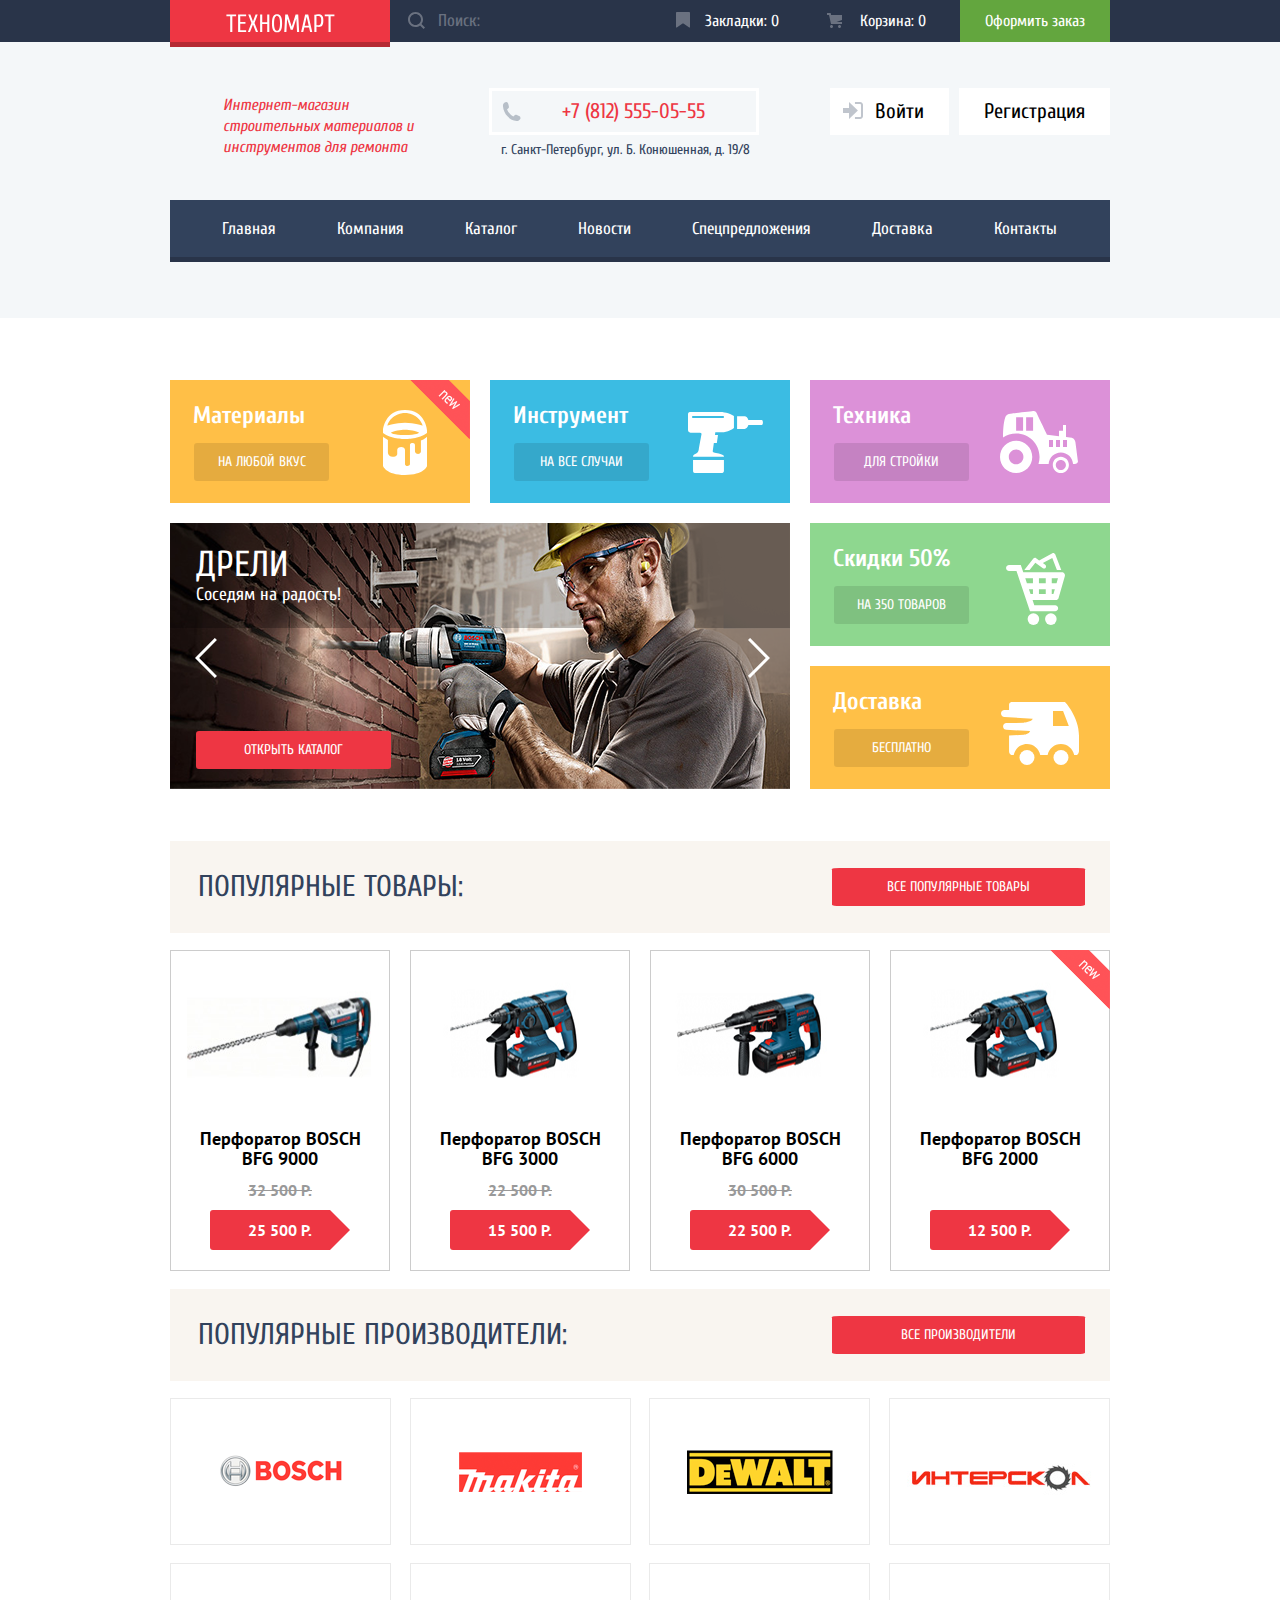
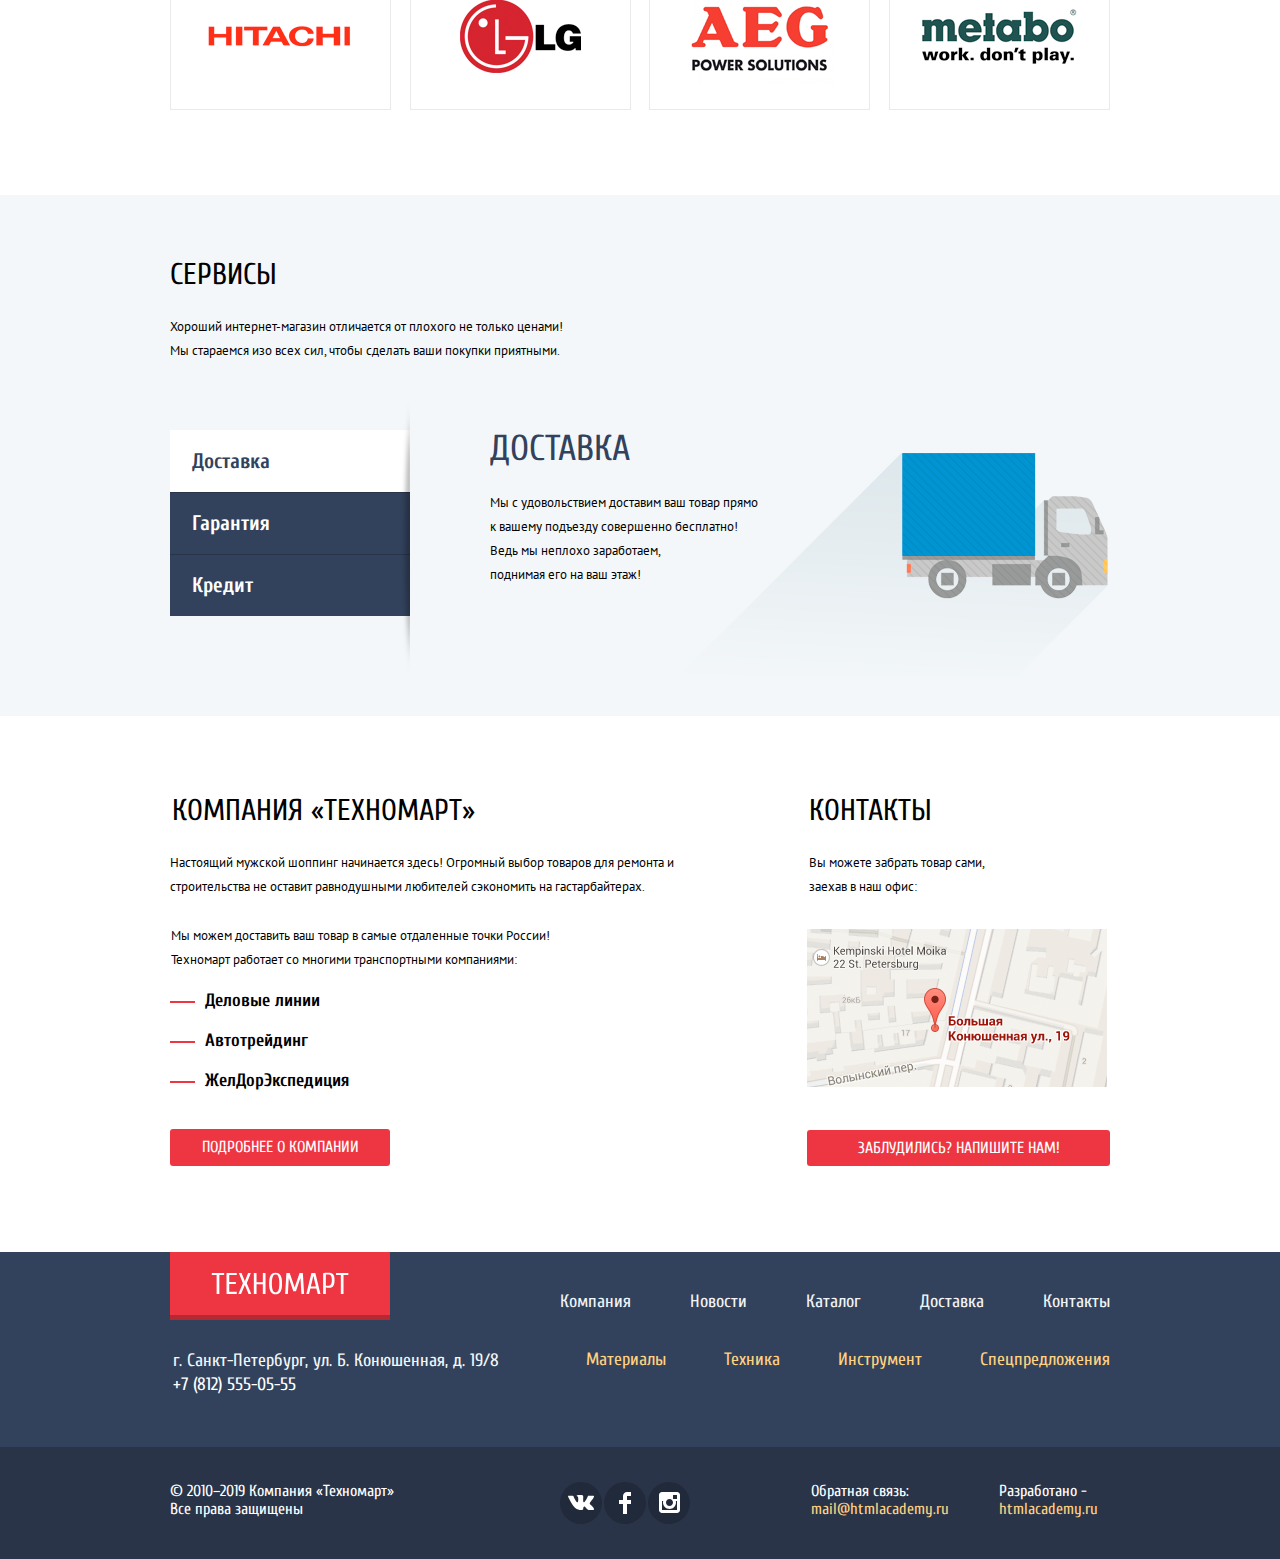
<file: index.html>
<!DOCTYPE html>
<html lang="ru">

<head>
    <meta charset="utf-8">
    <title>HTML Academy: Техномарт</title>
    <link href="https://fonts.googleapis.com/css?family=Cuprum:400,400i,700,700i%7CPT+Sans:400,400i,700,700i&display=swap&subset=cyrillic" rel="stylesheet">
    <link href="css/normalize-min.css" rel="stylesheet">
    <link href="css/style-min.css" rel="stylesheet">
</head>

<header class="main-header">
    <div class="top-line container">

        <a class="top-logo" href="index.html">
            <img src="img/header-logo.svg" width="109" height="19" alt="Логотип «Техномарт»" />
        </a>

        <form class="search-form" action="https://echo.htmlacademy.ru" method="POST">
            <label for="search"></label>
            <input type="search" name="search" id="search" placeholder="Поиск:" />
        </form>

        <a class="bookmark" href="#">Закладки: 0</a>
        <a class="basket" href="#">Корзина: 0</a>
        <a class="order" href="#">Оформить заказ</a>

    </div>

    <div class="color-override">
        <div class="container">
            <div class="middle-line">

                <p class="title">Интернет-магазин строительных материалов и инструментов для ремонта</p>

                <div class="contacts">
                    <a class="phone" href="tel:+7(812)555-05-55">+7 (812) 555-05-55</a>
                    <p class="location">г. Санкт-Петербург, ул. Б. Конюшенная, д. 19/8</p>
                </div>

                <div class="contact-init">
                    <a class="login" href="#">Войти</a>
                    <a class="registration" href="#">Регистрация</a>
                </div>
            </div>

            <nav class="main-navigation">
                <ul class="navigation-list">
                    <li><a href="index.html">Главная</a></li>
                    <li><a href="#">Компания</a></li>
                    <li><a href="catalog.html">Каталог</a></li>
                    <li><a href="#">Новости</a></li>
                    <li><a href="#">Спецпредложения</a></li>
                    <li><a href="#">Доставка</a></li>
                    <li><a href="#">Контакты</a></li>
                </ul>
            </nav>
        </div>
    </div>
</header>
<main class="index-main">
    <h1 class="visually-hidden">Техномарт</h1>

    <div class="container">
        <div class="promo row-1">

            <div class="promo-item materials">
                <h3>Материалы</h3>
                <div class="promo-link">
                    <a href="#">На любой вкус</a>
                </div>
            </div>

            <div class="promo-item tool">
                <h3>Инструмент</h3>
                <div class="promo-link">
                    <a href="#">На все случаи</a>
                </div>
            </div>

            <div class="promo-item equipment">
                <h3>Техника</h3>
                <div class="promo-link">
                    <a href="#">Для стройки</a>
                </div>
            </div>

            <section class="slider">
                <h2 class="visually-hidden">Слайдер</h2>
                <figure class="slider-1">
                    <figcaption>
                        <div class="slider-title">дрели</div>
                        <div class="slider-text">Соседям на радость!</div>
                    </figcaption>
                    <img src="img/slider-image-1.png" width="620" height="266" alt="" />
                    <div class="button-img">
                        <a href="catalog.html">Открыть каталог</a>
                    </div>
                </figure>

                <figure class="slider-2">
                    <figcaption class="slider-title">
                        <div>Перфораторы</div>
                        <div>Настоящие мужские игрушки</div>
                    </figcaption>
                    <img src="img/slider-image-2.png" width="620" height="266" alt="" />
                    <div class="button-img">
                        <a href="catalog.html">Открыть каталог</a>
                    </div>
                </figure>

                <button class="button-back" type="button"></button>
                <button class="button-next" type="button"></button>
            </section>

            <div class="row-2">

                <div class="promo-item sale">
                    <h3>Скидки 50%</h3>
                    <div class="promo-link">
                        <a href="#">На 350 товаров</a>
                    </div>
                </div>

                <div class="promo-item delivery">
                    <h3>Доставка</h3>
                    <div class="promo-link">
                        <a href="#">бесплатно</a>
                    </div>
                </div>
            </div>
        </div>

        <section class="popular-items">
            <h2>Популярные товары:</h2>
            <a class="btn" href="catalog.html">все популярные товары</a>
        </section>

        <section class="catalog">

            <h2 class="visually-hidden">Каталог</h2>

            <div class="catalog-items">

                <div class="catalog-item">
                    <div class="actions">
                        <a href="#" class="buy">Купить</a>
                        <a href="#" class="bookmark">В закладки</a>
                    </div>
                    <div class="image"><img width="218" height="168" src="img/bfg-9000.jpg" alt="перфоратор Bosch BFG 9000"></div>
                    <div class="title">Перфоратор BOSCH BFG 9000</div>
                    <div class="discount">32 500 Р.</div>
                    <div class="price">25 500 Р.</div>
                </div>

                <div class="catalog-item">
                    <div class="actions">
                        <a href="#" class="buy">Купить</a>
                        <a href="#" class="bookmark">В закладки</a>
                    </div>
                    <div class="image"><img width="218" height="168" src="img/bfg-3000.jpg" alt="перфоратор Bosch BFG 3000"></div>
                    <div class="title">Перфоратор BOSCH BFG 3000</div>
                    <div class="discount">22 500 Р.</div>
                    <div class="price">15 500 Р.</div>
                </div>

                <div class="catalog-item">
                    <div class="actions">
                        <a href="#" class="buy">Купить</a>
                        <a href="#" class="bookmark">В закладки</a>
                    </div>
                    <div class="image"><img width="218" height="168" src="img/bfg-6000.jpg" alt="перфоратор Bosch BFG 6000"></div>
                    <div class="title">Перфоратор BOSCH BFG 6000</div>
                    <div class="discount">30 500 Р.</div>
                    <div class="price">22 500 Р.</div>
                </div>

                <div class="catalog-item">
                    <div class="flag flag-new">новинка</div>
                    <div class="actions">
                        <a href="#" class="buy">Купить</a>
                        <a href="#" class="bookmark">В закладки</a>
                    </div>
                    <div class="image"><img width="218" height="168" src="img/bfg-2000.jpg" alt="перфоратор Bosch BFG 2000"></div>
                    <div class="title">Перфоратор BOSCH BFG 2000</div>
                    <div class="discount"></div>
                    <div class="price">12 500 Р.</div>
                </div>
            </div>
        </section>

        <section class="brands">
            <div class="popular-items">
                <h2>Популярные производители:</h2>
                <a class="btn" href="#">все производители</a>
            </div>

            <ul class="brands-list">
                <li class="brands-list-item">
                    <a class="bosch" href="#">
                        <img src="img/bosch.png" width="126" height="37" alt="bosch">
                    </a>
                </li>

                <li class="brands-list-item">
                    <a class="makita" href="#">
                        <img src="img/makita.png" width="123" height="40" alt="makita">
                    </a>
                </li>

                <li class="brands-list-item">
                    <a class="dewalt" href="#">
                        <img src="img/dewalt.png" width="146" height="44" alt="dewalt">
                    </a>
                </li>

                <li class="brands-list-item">
                    <a class="interskol" href="#">
                        <img src="img/interscol.png" width="200" height="88" alt="интерскол">
                    </a>
                </li>

                <li class="brands-list-item">
                    <a class="hitachi" href="#">
                        <img src="img/hitachi.png" width="169" height="31" alt="hitachi">
                    </a>
                </li>

                <li class="brands-list-item">
                    <a class="lg" href="#">
                        <img src="img/lg.png" width="121" height="73" alt="lg">
                    </a>
                </li>

                <li class="brands-list-item">
                    <a class="aeg" href="#">
                        <img src="img/aeg.png" width="151" height="96" alt="aeg">
                    </a>
                </li>

                <li class="brands-list-item">
                    <a class="metabo" href="#">
                        <img src="img/metabo.png" width="204" height="69" alt="metabo">
                    </a>
                </li>
            </ul>
        </section>
    </div>
    <section class="service">
        <div class="container">
            <div class="service-title">
                <h2>Сервисы</h2>
                <p>Хороший интернет-магазин отличается от плохого не только ценами! Мы стараемся изо всех сил, чтобы сделать ваши покупки приятными.</p>
            </div>

            <div class="service-wrapper">
                <ul class="service-menu">
                    <li><a class="active" href="#">Доставка</a></li>
                    <li><a href="#">Гарантия</a></li>
                    <li><a href="#">Кредит</a></li>
                </ul>

                <div class="service-content">
                    <h3>Доставка</h3>
                    <p>Мы с удовольствием доставим ваш товар прямо
                        <br>к вашему подъезду совершенно бесплатно! Ведь мы неплохо заработаем,
                        <br> поднимая его на ваш этаж!
                    </p>
                </div>
            </div>
        </div>
    </section>

    <div class="company container">
        <section class="company-info">
            <div class="title-company">
                <h2>Компания «Техномарт»</h2>
                <p>Настоящий мужской шоппинг начинается здесь! Огромный выбор товаров для ремонта и строительства не оставит равнодушными любителей сэкономить на гастарбайтерах.</p>
            </div>

            <div class="transfer">
                <p> Мы можем доставить ваш товар в самые отдаленные точки России! Техномарт работает со многими транспортными компаниями:
                </p>
                <ul class="transfer-list">
                    <li>Деловые линии</li>
                    <li>Автотрейдинг</li>
                    <li>ЖелДорЭкспедиция</li>
                </ul>
                <a class="transfer-btn" href="#">Подробнее о компании</a>
            </div>
        </section>

        <section class="company-contact">
            <h2>Контакты</h2>
            <p>Вы можете забрать товар сами, заехав в наш офис:
            </p>

            <a href="map.html"><img src="img/map.png" alt=" Адрес на карте" width="300" height="158" /></a>

            <a class="company-btn" href="#">Заблудились? Напишите нам!</a>

        </section>
    </div>
</main>
<footer class="main-footer">
    <div class="footer-top container">
        <div class="column-1">

            <a class="footer-logo" href="index.html">
                <img src="img/footer-logo.svg" width="138" height="23" alt="Логотип «Техномарт»" />
            </a>

            <p class="">г. Санкт-Петербург, ул. Б. Конюшенная, д. 19/8
                <a href="tel:+7(812)555-05-55">+7 (812) 555-05-55</a>
            </p>
        </div>

        <div class="column-2">

            <ul class="footer-nav">
                <li><a href="#">Компания</a></li>
                <li><a href="#">Новости</a></li>
                <li><a href="catalog.html">Каталог</a></li>
                <li><a href="#">Доставка</a></li>
                <li><a href="#">Контакты</a></li>
            </ul>

            <ul class="footer-promo">
                <li><a href="#">Материалы</a></li>
                <li><a href="#">Техника</a></li>
                <li><a href="#">Инструмент</a></li>
                <li><a href="#">Спецпредложения</a></li>
            </ul>
        </div>
    </div>

    <div class="footer-bottom ">
        <div class="footer-wrapper container">

            <p class="copyright">© 2010–2019 Компания «Техномарт» Все права защищены</p>

            <div class="social">
                <ul class="social-list">
                    <li class="social-vk">
                        <a href="#"><span class="visually-hidden">Вконтакте</span></a>
                    </li>
                    <li class="social-fb">
                        <a href="#"><span class="visually-hidden">Фейсбук</span></a>
                    </li>
                    <li class="social-insta">
                        <a href="#"><span class="visually-hidden">Инстаграм</span></a>
                    </li>
                </ul>
            </div>

            <p class="footer-feedback">Обратная связь:
                <a href="#">mail@htmlacademy.ru</a>
            </p>

            <p class="footer-copyright">Разработано -
                <a href="https://htmlacademy.ru/intensive/htmlcss">htmlacademy.ru</a>
            </p>

        </div>
    </div>
</footer>

<section class="modal modal-index-technomart visually-hidden">
    <h2 class="visually-hidden">Напишите нам!</h2>

    <form class="form-index-modal" action="https://echo.htmlacademy.ru" method="POST">

        <div class="form-fields">
            <div class="form-row-1">
                <div class="form-row-1-wrapper">
                    <p class="modal-description">
                        <label for="name">Ваше имя:</label>
                    </p>
                    <p>
                        <input name="name" type="text" id="name" placeholder="Имя Фамилия" />
                    </p>
                </div>

                <div class="form-row-1-wrapper">
                    <p class="modal-description">
                        <label for="mail">Ваш e-mail:</label>
                    </p>
                    <p>
                        <input type="email" name="mail" id="mail" placeholder="email@example.com" />
                    </p>
                </div>
            </div>
            <div class="form-row-2">
                <p class="modal-description">
                    <label for="text-letter">Текст письма:</label>
                </p>
                <p>
                    <textarea id="text-letter" rows="5" cols="50">В свободной форме</textarea>
                </p>
            </div>
        </div>

        <div class="form-submit">
            <button class="button" type="submit">Отправить</button>
        </div>

        <button class="modal-close" type="button"><span class="visually-hidden">Закрыть</span></button>
    </form>
</section>

<section class="modal modal-map">
    <h2 class="visually-hidden">Как к нам проехать:</h2>
    <p>
        <a href="map.html"><img src="img/modal-map.png" alt="Большая Конюшенная, 19" width="940" height="446" /></a>
    </p>

    <button class="modal-close" type="button"><span class="visually-hidden">Закрыть</span></button>
</section>

<section class="modal modal-basket visually-hidden">
    <h2>Товар добавлен в корзину!</h2>

    <div class="modal-basket-submit">
        <div class="container">
            <button class="btn btn-basket" type="button">Оформить заказ</button>
            <button class="btn btn-basket btn-basket-bg-fff" type="button">Продолжить покупки</button>
        </div>
    </div>
    <button class="modal-close close-basket" type="button"><span class="visually-hidden">Закрыть</span></button>

</section>
<script src="js/modal.js"></script>
<script src="js/modal-basket.js"></script>
</body>

</html>
</file>
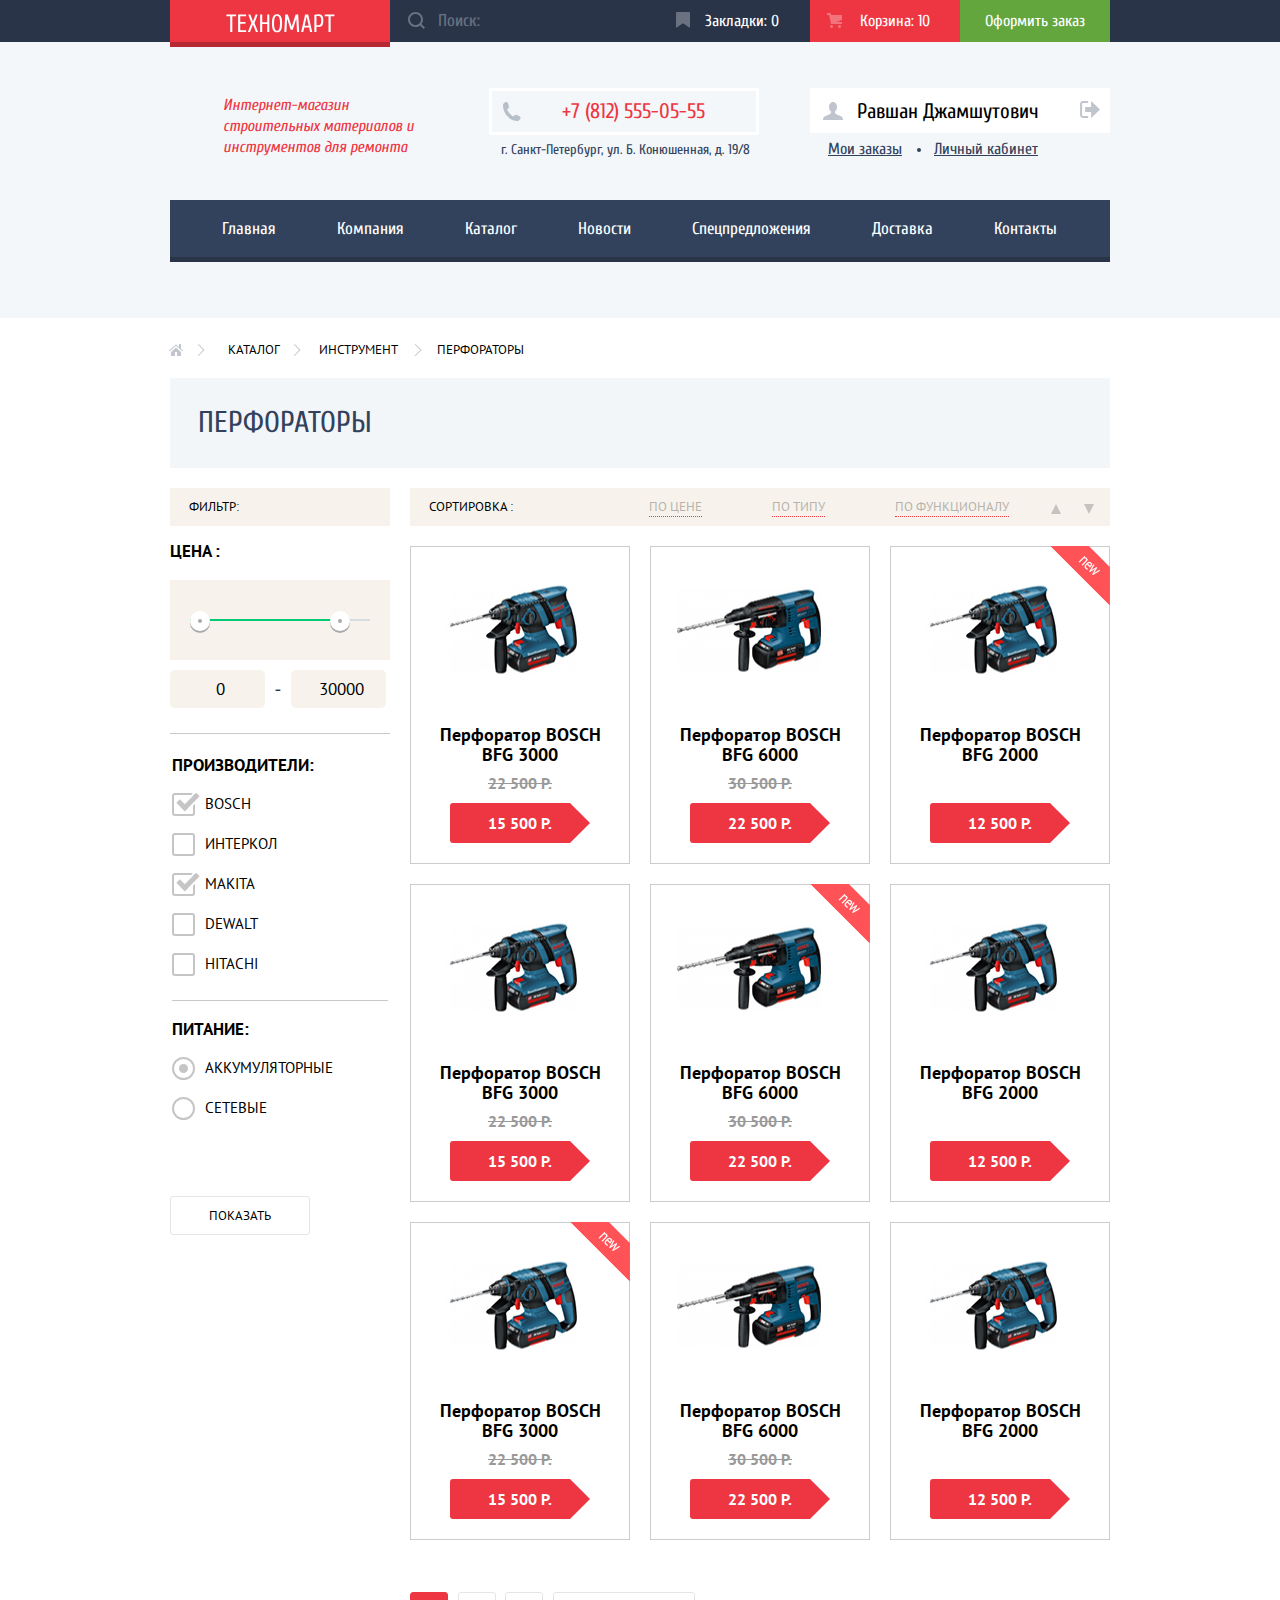
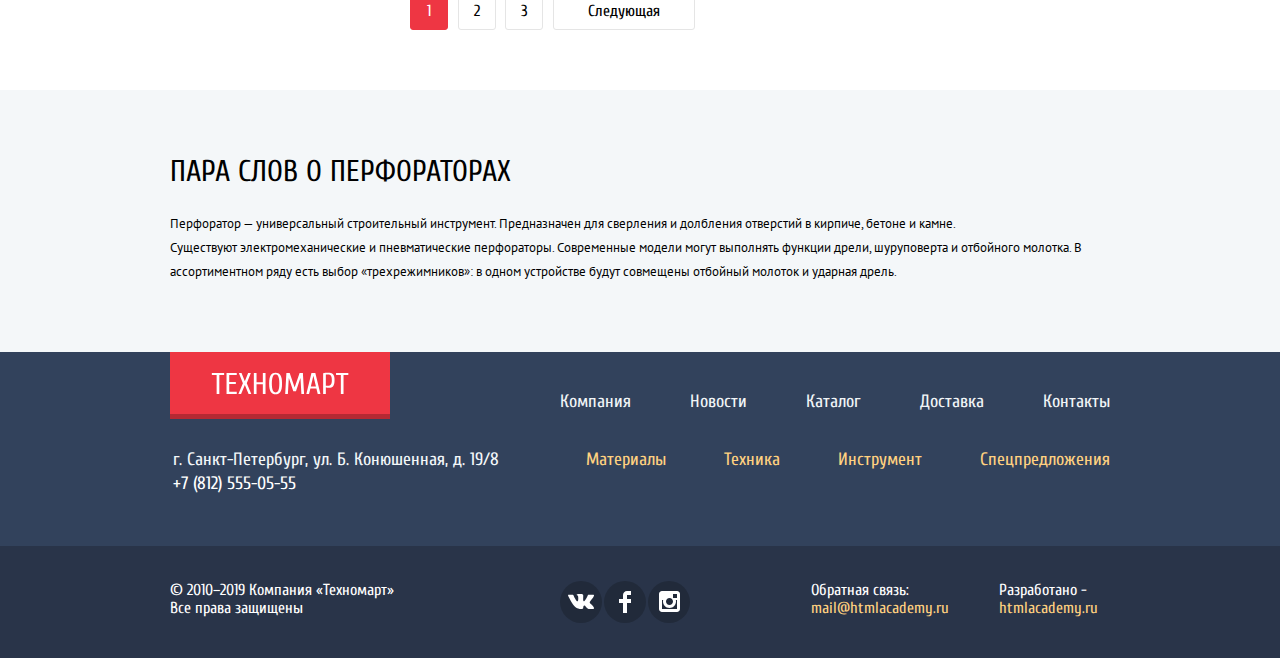
<file: catalog.html>
<!DOCTYPE html>
<html lang="ru">

<head>
    <meta charset="utf-8">
    <title>Каталог Техномарт</title>
    <link href="https://fonts.googleapis.com/css?family=Cuprum:400,400i,700,700i%7CPT+Sans:400,400i,700,700i&display=swap&subset=cyrillic" rel="stylesheet">
    <link href="css/normalize.css" rel="stylesheet">
    <link href="css/style.css" rel="stylesheet">
</head>

<body>
    <header class="main-header">
        <div class="top-line container">

            <a class="top-logo" href="index.html">
                <img src="img/header-logo.svg" width="109" height="19" alt="Логотип «Техномарт»" />
            </a>

            <form class="search-form" action="https://echo.htmlacademy.ru" method="POST">
                <label for="search"></label>
                <input type="search" name="search" id="search" placeholder="Поиск:" />
            </form>

            <a class="bookmark" href="#">Закладки: 0</a>
            <a class="basket added-basket" href="#">Корзина: 10</a>
            <a class="order" href="#">Оформить заказ</a>

        </div>

        <div class="color-override">
            <div class="container">
                <div class="middle-line">

                    <p class="title">Интернет-магазин строительных материалов и инструментов для ремонта</p>

                    <div class="contacts">
                        <a class="phone" href="tel:+7(812)555-05-55">+7 (812) 555-05-55</a>
                        <p class="location">г. Санкт-Петербург, ул. Б. Конюшенная, д. 19/8</p>
                    </div>

                    <div class="user-init">
                        <div class="user-account">
                            <a class="user-login" href="#">Равшан Джамшутович</a>
                            <a class="exit" href="#"><span class="visually-hidden">Выход</span></a>
                        </div>

                        <div class="user-office">
                            <a class="orders" href="№">Мои заказы</a>
                            <a class="office" href="№">Личный кабинет</a>
                        </div>
                    </div>
                </div>

                <nav class="main-navigation">
                    <ul class="navigation-list">
                        <li><a href="index.html">Главная</a></li>
                        <li><a href="#">Компания</a></li>
                        <li><a href="catalog.html">Каталог</a></li>
                        <li><a href="#">Новости</a></li>
                        <li><a href="#">Спецпредложения</a></li>
                        <li><a href="#">Доставка</a></li>
                        <li><a href="#">Контакты</a></li>
                    </ul>
                </nav>
            </div>
        </div>
    </header>

    <main class="index-main">
        <div class="container">

            <div class="breadcrumbs">
                <a class="home" href="index.html"><span class="visually-hidden">Главная</span></a>
                <a class="page-1" href="catalog.html">Каталог</a>
                <a class="page-2" href="#">Инструмент</a>
                <span class="active">Перфораторы</span>
            </div>

            <h2 class="caption">Перфораторы</h2>

            <div class="catalog-filter">

                <aside class="aside-bar">
                    <h2>Фильтр:</h2>

                    <form action="https://echo.htmlacademy.ru" method="POST">

                        <fieldset class="filter-range">
                            <legend>Цена :</legend>

                            <div class="range-control">
                                <div class="range">
                                    <div class="slider-range"></div>
                                </div>
                                <div class="circle circle-left"></div>
                                <div class="circle circle-right"></div>
                            </div>

                            <label class="min-price">
                                <input type="text" name="price" value="0" />
                            </label>
                            <span>-</span>
                            <label class="max-price">
                                <input type="text" name="price" value="30000" />
                            </label>

                        </fieldset>

                        <fieldset class="filter-checkbox">
                            <legend>Производители:</legend>

                            <div class="checkbox">
                                
                                <input id="bosch" type="checkbox" name="bosch" checked/>
                                <label for="bosch">Bosch</label>
                              
                              
                                <input id="intercol" type="checkbox" name="intercol" />
                                <label for="intercol">Интеркол</label>
                            
                              
                                <input id="makita" type="checkbox" name="makita" checked/>
                                <label for="makita">Makita</label>

                               
                                <input id="dewalt" type="checkbox" name="dewalt" />
                                <label for="dewalt">Dewalt</label>
                                
                                <input id="hitachi" type="checkbox" name="hitachi" />
                                <label for="hitachi">Hitachi</label>

                            </div>
                        </fieldset>

                        <fieldset class="filter-radio">
                            <legend>Питание:</legend>

                            <div class="radio">
                                <input type="radio" name="nutrition" id="battery" value="аккумуляторные" checked>
                                <label for="battery">Аккумуляторные</label>

                                <input type="radio" name="nutrition" id="network" value="сетевые">
                                <label for="network">Сетевые</label>
                            </div>
                        </fieldset>

                        <button class="filter-btn" type="button">Показать</button>
                    </form>
                </aside>

                <section class="result">
                    <h3 class="visually-hidden">Каталог</h3>

                    <div class="filter">
                        <span>Сортировка :</span>
                        <div class="filter-by">
                            <a class="" href="#">По цене</a>
                            <a class="" href="#">По типу</a>
                            <a class="" href="#">По функционалу</a>
                        </div>
                        <div class="arrows-control">
                            <a class="arrows-up" href="#"></a>
                            <a class="arrows-down" href="#"></a>
                        </div>
                    </div>

                    <div class="result-catalog">

                        <div class="result-catalog-item">
                            <div class="actions">
                                <a href="#" class="buy">Купить</a>
                                <a href="#" class="bookmark">В закладки</a>
                            </div>
                            <div class="image"><img width="218" height="168" src="img/bfg-3000.jpg" alt="перфоратор Bosch BFG 3000"></div>
                            <div class="title">Перфоратор BOSCH BFG 3000</div>
                            <div class="discount">22 500 Р.</div>
                            <div class="price">15 500 Р.</div>
                        </div>

                        <div class="result-catalog-item">
                            <div class="actions">
                                <a href="#" class="buy">Купить</a>
                                <a href="#" class="bookmark">В закладки</a>
                            </div>
                            <div class="image"><img width="218" height="168" src="img/bfg-6000.jpg" alt="перфоратор Bosch BFG 6000"></div>
                            <div class="title">Перфоратор BOSCH BFG 6000</div>
                            <div class="discount">30 500 Р.</div>
                            <div class="price">22 500 Р.</div>
                        </div>

                        <div class="result-catalog-item">
                            <div class="flag flag-new">новинка</div>
                            <div class="actions">
                                <a href="#" class="buy">Купить</a>
                                <a href="#" class="bookmark">В закладки</a>
                            </div>
                            <div class="image"><img width="218" height="168" src="img/bfg-2000.jpg" alt="перфоратор Bosch BFG 2000"></div>
                            <div class="title">Перфоратор BOSCH BFG 2000</div>
                            <div class="discount"></div>
                            <div class="price">12 500 Р.</div>
                        </div>

                        <div class="result-catalog-item">
                            <div class="actions">
                                <a href="#" class="buy">Купить</a>
                                <a href="#" class="bookmark">В закладки</a>
                            </div>
                            <div class="image"><img width="218" height="168" src="img/bfg-3000.jpg" alt="перфоратор Bosch BFG 3000"></div>
                            <div class="title">Перфоратор BOSCH BFG 3000</div>
                            <div class="discount">22 500 Р.</div>
                            <div class="price">15 500 Р.</div>
                        </div>

                        <div class="result-catalog-item">
                            <div class="flag flag-new">новинка</div>
                            <div class="actions">
                                <a href="#" class="buy">Купить</a>
                                <a href="#" class="bookmark">В закладки</a>
                            </div>
                            <div class="image"><img width="218" height="168" src="img/bfg-6000.jpg" alt="перфоратор Bosch BFG 6000"></div>
                            <div class="title">Перфоратор BOSCH BFG 6000</div>
                            <div class="discount">30 500 Р.</div>
                            <div class="price">22 500 Р.</div>
                        </div>

                        <div class="result-catalog-item">
                            <div class="actions">
                                <a href="#" class="buy">Купить</a>
                                <a href="#" class="bookmark">В закладки</a>
                            </div>
                            <div class="image"><img width="218" height="168" src="img/bfg-2000.jpg" alt="перфоратор Bosch BFG 2000"></div>
                            <div class="title">Перфоратор BOSCH BFG 2000</div>
                            <div class="discount"></div>
                            <div class="price">12 500 Р.</div>
                        </div>

                        <div class="result-catalog-item">
                            <div class="flag flag-new">новинка</div>
                            <div class="actions">
                                <a href="#" class="buy">Купить</a>
                                <a href="#" class="bookmark">В закладки</a>
                            </div>
                            <div class="image"><img width="218" height="168" src="img/bfg-3000.jpg" alt="перфоратор Bosch BFG 3000"></div>
                            <div class="title">Перфоратор BOSCH BFG 3000</div>
                            <div class="discount">22 500 Р.</div>
                            <div class="price">15 500 Р.</div>
                        </div>

                        <div class="result-catalog-item">
                            <div class="actions">
                                <a href="#" class="buy">Купить</a>
                                <a href="#" class="bookmark">В закладки</a>
                            </div>
                            <div class="image"><img width="218" height="168" src="img/bfg-6000.jpg" alt="перфоратор Bosch BFG 6000"></div>
                            <div class="title">Перфоратор BOSCH BFG 6000</div>
                            <div class="discount">30 500 Р.</div>
                            <div class="price">22 500 Р.</div>
                        </div>

                        <div class="result-catalog-item">
                            <div class="actions">
                                <a href="#" class="buy">Купить</a>
                                <a href="#" class="bookmark">В закладки</a>
                            </div>
                            <div class="image"><img width="218" height="168" src="img/bfg-2000.jpg" alt="перфоратор Bosch BFG 2000"></div>
                            <div class="title">Перфоратор BOSCH BFG 2000</div>
                            <div class="discount"></div>
                            <div class="price">12 500 Р.</div>
                        </div>

                    </div>

                    <div class="paginator">
                        <a class="active" href="#">1</a>
                        <a href="#">2</a>
                        <a href="#">3</a>
                        <a href="#">Следующая</a>
                    </div>
                </section>
            </div>
        </div>

        <section class="description-perforator">
            <div class="container">
                <div class="description-content">
                    <h2>Пара слов о перфораторах</h2>
                    <p>Перфоратор — универсальный строительный инструмент. Предназначен для сверления и долбления отверстий в кирпиче, бетоне и камне.
                        <br> Существуют электромеханические и пневматические перфораторы. Современные модели могут выполнять функции дрели, шуруповерта и отбойного молотка. В ассортиментном ряду есть выбор «трехрежимников»: в одном устройстве будут совмещены отбойный молоток и ударная дрель.
                    </p>
                </div>
            </div>
        </section>

    </main>

    <footer class="main-footer">
        <div class="footer-top container">

            <div class="column-1">

                <a class="footer-logo" href="index.html">
                    <img src="img/footer-logo.svg" width="138" height="23" alt="Логотип «Техномарт»" />
                </a>

                <p class="">г. Санкт-Петербург, ул. Б. Конюшенная, д. 19/8
                    <a href="tel:+7(812)555-05-55">+7 (812) 555-05-55</a>
                </p>

            </div>

            <div class="column-2">

                <ul class="footer-nav">
                    <li><a href="#">Компания</a></li>
                    <li><a href="#">Новости</a></li>
                    <li><a href="catalog.html">Каталог</a></li>
                    <li><a href="#">Доставка</a></li>
                    <li><a href="#">Контакты</a></li>
                </ul>

                <ul class="footer-promo">
                    <li><a href="#">Материалы</a></li>
                    <li><a href="#">Техника</a></li>
                    <li><a href="#">Инструмент</a></li>
                    <li><a href="#">Спецпредложения</a></li>
                </ul>
            </div>
        </div>

        <div class="footer-bottom ">
            <div class="footer-wrapper container">

                <p class="copyright">© 2010–2019 Компания «Техномарт» Все права защищены</p>

                <div class="social">
                    <ul class="social-list">
                        <li class="social-vk">
                            <a href="#"><span class="visually-hidden">Вконтакте</span></a>
                        </li>
                        <li class="social-fb">
                            <a href="#"><span class="visually-hidden">Фейсбук</span></a>
                        </li>
                        <li class="social-insta">
                            <a href="#"><span class="visually-hidden">Инстаграм</span></a>
                        </li>
                    </ul>
                </div>

                <p class="footer-feedback">Обратная связь:
                    <a href="#">mail@htmlacademy.ru</a>
                </p>
                <p class="footer-copyright">Разработано -
                    <a href="https://htmlacademy.ru/intensive/htmlcss">htmlacademy.ru</a>
                </p>
            </div>
        </div>
    </footer>

    <section class="modal modal-basket visually-hidden">
        <h2>Товар добавлен в корзину!</h2>

        <div class="modal-basket-submit">
            <div class="container">
                <button class="btn btn-basket" type="button">Оформить заказ</button>
                <button class="btn btn-basket btn-basket-bg-fff" type="button">Продолжить покупки</button>
            </div>
        </div>
        <button class="modal-close close-basket" type="button"><span class="visually-hidden">Закрыть</span></button>

    </section>

    <script src="js/modal-basket.js"></script>
</body>

</html>
</file>
<file: css/style-min.css>
body{margin:0;padding:0;font-family:"Cuprum",Arial,sans-serif;background-color:#f4f7f9}a{color:#fff;text-decoration:none}.btn{display:flex;justify-content:center;align-items:center;font-size:14px;color:#fff;background-color:#ee3643;border-radius:3%;text-transform:uppercase}.container{width:940px;margin:0 auto;padding:0 10px}.main-header{background-color:#293449}.top-line{display:flex;justify-content:space-between;flex-wrap:wrap}.top-logo{width:220px;padding:14px 0 0;background-color:#ee3643;box-shadow:0 5px 0 0 #b52933;text-align:center}.top-logo:hover{background-color:#ca2c37}.top-logo:active{background-color:#ba2732}.search-form input[type="search"]{width:270px;padding:12px 0 12px 48px;font-size:17px;line-height:18px;border:none;color:#fff;background-color:#293449;background-image:url(../img/tech-sprite.svg);background-repeat:no-repeat;background-position:18px 12px;opacity:.3;cursor:pointer}.search-form ::placeholder{color:#fff}.search-form input[type="search"]:hover{background-color:#212a3a;opacity:1}.search-form input[type="search"]:focus{color:#000;background-color:#fff;opacity:1}.search-form input[type="search"]:active{color:#000;background-color:#fff}.search-form[type="search"]:active::placeholder{color:#000}.bookmark{position:relative;width:105px;padding:12px 0 12px 45px;text-align:left}.bookmark::before{position:absolute;top:0;left:0;content:"";width:30px;height:30px;background-image:url(../img/tech-sprite.svg);background-repeat:no-repeat;background-position:16px -48px;opacity:.3}.basket{position:relative;width:100px;padding:12px 0 12px 50px;text-align:left}.basket::before{position:absolute;top:0;left:2px;content:"";width:30px;height:30px;background-image:url(../img/tech-sprite.svg);background-repeat:no-repeat;background-position:15px -77px;opacity:.3}.bookmark:hover::before,.basket:hover::before{opacity:1}.basket:active::before,.bookmark:active::before,.bookmark:active,.basket:active{opacity:.5}.added-basket{background-color:#ee3643}.bookmark:hover,.bookmark:focus,.basket:hover,.basket:focus{background-color:#212a3a}.basket:hover{opacity:1}.order{width:150px;padding:12px 0;background-color:#63a63e;text-align:center}.order:hover{background-color:#5fbb2d}.order:focus{background-color:#518534}.color-override{padding:46px 0 61px;background-color:#f4f7f9}.middle-line{display:flex;flex-wrap:wrap;justify-content:space-between}.middle-line .title{width:200px;margin:0;padding:0;padding:7px 15px 0 53px;font-size:16px;font-style:italic;line-height:21px;color:#ee3643;white-space:pre-wrap}.contacts{width:270px}.contacts .phone{display:block;width:145px;padding:10px 50px 10px 69px;font-size:21px;line-height:1;color:#ee3643;background-image:url(../img/icon-phone.svg);background-repeat:no-repeat;background-position:10px 50%;border:3px solid #fff;text-align:center}.contacts .location{margin:0;padding:0;padding:3px 0 0 7px;font-size:14px;font-style:normal;line-height:24px;margin-left:5px;color:#32425c}.contact-init{display:flex;justify-content:flex-end;align-items:flex-start;width:300px;list-style:none}.contact-init a{display:block;padding:13px 25px;font-size:21px;line-height:1;color:#000;background-color:#fff}.contact-init .login{position:relative;padding-left:45px}.login::before{position:absolute;top:0;left:0;content:"";width:35px;height:35px;background-image:url(../img/tech-sprite.svg);background-repeat:no-repeat;background-position:13px -106px;opacity:.3}.login:hover::before{opacity:1}.login:active::before{opacity:.3}.contact-init .registration{margin-left:10px}.contact-init a:hover{color:#ee3643}.contact-init a:active{color:rgba(0,0,0,0.3)}.main-navigation{margin-top:38px}.navigation-list{display:flex;flex-wrap:wrap;padding:0;padding:0 22px;margin:0;background-color:#32425c;box-shadow:0 5px 0 0 #293449;list-style:none}.navigation-list li{flex-grow:1}.navigation-list a{display:block;padding:20px 30px;font-size:17px;line-height:17px;background-color:#32425c;color:#fff}.navigation-list a:hover{background-color:#293449}.navigation-list a:active{background-color:#1d2739;opacity:.3}.index-main{background-color:#fff}.promo{display:flex;flex-wrap:wrap;justify-content:space-between;padding-top:62px;margin-bottom:32px}.promo-item{width:300px;height:123px;margin-bottom:20px}.promo-item h3{width:50%;font-size:24px;font-weight:700;line-height:30px;margin:0;padding:0;padding:21px 0 12px 23px;color:#fff}.promo-link{width:135px;margin:0 0 25px 24px;background-color:rgba(0,0,0,0.1);border-radius:3px}.promo-link a{display:block;width:135px;font-size:14px;line-height:18px;padding:10px 0;color:#fff;text-transform:uppercase;text-align:center;opacity:1}.promo-link:hover{background-color:rgba(0,0,0,0.2)}.promo-link:active{background-color:rgba(0,0,0,0.3)}.materials{position:relative;background-color:#ffbf47;background-image:url(../img/icon-1.svg);background-repeat:no-repeat;background-position:213px 51%}.materials::after{position:absolute;top:-1px;right:-10px;content:"";width:70px;height:70px;background-image:url(../img/new-flag.png);background-repeat:no-repeat;background-position:0 1px}.tool{background-color:#3bbce3;background-image:url(../img/icon-2.svg);background-repeat:no-repeat;background-position:198px 51%}.equipment{background-color:#dc91d8;background-image:url(../img/icon-3.svg);background-repeat:no-repeat;background-position:190px 50%}.sale{background-color:#8ed78f;background-image:url(../img/icon-4.svg);background-repeat:no-repeat;background-position:196px 58%}.delivery{background-color:#ffc047;background-image:url(../img/icon-5.svg);background-repeat:no-repeat;background-position:191px 60%}.slider{position:relative;width:620px}.slider img{width:100%}.slider-1{position:relative;width:100%;min-height:266px;margin:0}.slider-2{position:relative;display:none;width:100%;min-height:266px;margin:0;margin-top:10px}.slider figcaption{position:absolute;top:24px;left:26px;font-size:36px;line-height:36px;color:#fff;text-transform:uppercase}.slider-text{font-size:18px;line-height:24px;text-transform:none}.button-img a{position:absolute;width:195px;left:26px;bottom:25px;display:block;font-size:14px;line-height:18px;padding:10px 0;color:#fff;background-color:#ee3643;border-radius:3px;text-transform:uppercase;text-align:center}.button-img a:hover{background-color:#ca2c37}.button-img a:active{background-color:#ba2732}.slider button{position:absolute;top:50%;width:22px;height:40px;margin-top:-28px;border:none;background-color:transparent;cursor:pointer}.button-next{right:20px;background-image:url(../img/icon-right.svg);cursor:pointer}.button-back{left:25px;background-image:url(../img/icon-left.svg);cursor:pointer}.popular-items{display:flex;justify-content:space-between;align-items:center;padding:25px 20px;margin-bottom:17px;background-color:#f9f5f0}.popular-items h2{font-size:30px;font-weight:400;line-height:30px;margin:0;padding:0;margin-left:8px;padding:6px 0;color:#32425c;text-transform:uppercase}.popular-items a{width:253px;font-size:14px;line-height:18px;padding:10px 0;margin-right:5px;color:#fff}.popular-items a:hover{background-color:#ca2c37}.popular-items a:active{background-color:#ba2732}.catalog-items{display:flex;flex-wrap:wrap}.catalog-item{position:relative;display:inline-block;width:218px;margin-right:20px;margin-bottom:18px;line-height:20px;font-weight:700;text-align:center;vertical-align:middle;border:1px solid #ccc}.catalog-item:hover{box-shadow:0 10px 25px 0 rgba(41,52,73,0.5)}.catalog-item:nth-child(4n){margin-right:0}.catalog-item .flag{position:absolute;top:-1px;right:-1px;width:60px;height:60px;text-indent:-1000px;overflow:hidden;z-index:20}.catalog-item .flag-new{background:url(../img/new-flag.png) no-repeat 0 0}.catalog-item .actions{position:absolute;top:4px;left:0;width:218px;height:88px;padding:40px 0;background-color:rgba(255,255,255,0.9);z-index:10}.actions .buy,.actions .bookmark{display:block;width:129px;margin:0 auto;margin-bottom:7px;background-color:#63a63e;border-bottom:3px solid #367315;border-radius:3px;color:#fff;font-size:14px;font-weight:400;font-family:"Cuprum","Arial",sans-serif;line-height:18px;text-decoration:none;text-transform:uppercase;text-align:center}.actions .buy{position:relative;padding:10px 3px 7px}.actions .buy:hover{background-color:#5fbb2d}.actions .buy:active{background-color:#518534;padding-bottom:10px;border:none}.actions .buy::before{position:absolute;top:0;left:0;width:30px;height:30px;background-image:url(../img/tech-sprite.svg);background-repeat:no-repeat;background-position:12px -81px;opacity:.3;content:""}.actions .buy:hover::before{opacity:1}.actions .buy:active{opacity:1}.actions .bookmark{padding:7px 0;color:#32425c;background:#fff;border:3px solid #63a63e}.actions .bookmark:hover{border-color:#32425c}.actions .bookmark:active{border-color:#32425c;opacity:.3}.catalog-item .actions{display:none}.catalog-item:hover .actions{display:block}.catalog-item .image{width:218px;height:168px}.catalog-item img{max-width:100%}.catalog-item .title{font-family:"PT Sans","Arial",sans-serif;font-size:18px;font-weight:700;line-height:20px;min-height:40px;padding:0 25px;margin-top:10px;margin-bottom:10px}.catalog-item .discount{min-height:20px;margin-top:11px;margin-bottom:6px;font-family:"PT Sans","Arial",sans-serif;color:#999;text-decoration:line-through}.catalog-item .price{position:relative;width:80px;margin:10px auto;margin-bottom:20px;padding:10px 30px;font-family:"PT Sans","Arial",sans-serif;color:#fff;background:#ee3643;border-radius:3px}.catalog-item .price:after{content:"";position:absolute;top:0;right:-20px;width:0;height:0;border:20px solid #fff;border-left-color:#ee3643}.brands{margin-bottom:67px}.brands-list{display:flex;flex-wrap:wrap;justify-content:space-between;padding:0;margin:0;list-style:none}.brands-list-item a{display:flex;justify-content:center;align-items:center;width:219px;min-height:145px;margin-bottom:18px;border:1px solid #eaeaea}.brands-list-item a:hover{box-shadow:0 10px 25px 0 rgba(41,52,73,0.5)}.brands-list-item a:active{box-shadow:0 4px 10px 0 rgba(41,52,73,0.5);opacity:.5}.service{padding:40px 0;margin-bottom:40px;background-color:#f4f7f9}.service-title h2{font-size:30px;font-weight:400;line-height:24px;margin:0;padding:0;margin:28px 0;color:#000;text-transform:uppercase}.service-title p{width:400px;margin:0;padding:0;font-family:"PT Sans","Arial",sans-serif;font-size:13px;line-height:24px;color:#000}.service-title{margin-bottom:50px}.service-wrapper{display:flex;justify-content:space-between}.service-menu{position:relative;width:240px;padding:0;margin:0;margin-top:17px;list-style:none}.service-menu::after{width:10px;position:absolute;top:-33px;right:0;height:279px;content:"";background:url(../img/shadow-service-ul.png) no-repeat 0 0}.service-menu a{display:block;padding:16px 0 16px 22px;font-size:21px;font-weight:700;line-height:30px;color:#fff;background-color:#32425c;box-shadow:inset 0 1px 0 0 #293449}.service-menu a:hover{color:#fff;background-color:#293449}.service-menu a:active{color:#32425c;background-color:#fff;box-shadow:none}.service-menu .active{color:#32425c;background-color:#fff;box-shadow:none}.service-content{width:620px;padding:18px 0 89px;background-image:url(../img/delivery.png);background-repeat:no-repeat;background-position:150px 40px}.service-content h3{padding:0;margin:0;margin-bottom:24px;font-size:36px;font-weight:400;line-height:36px;color:#32425c;text-transform:uppercase}.service-content p{width:278px;margin:0;padding:0;font-family:"PT Sans","Arial",sans-serif;font-size:13px;line-height:24px;color:#000}.company{display:flex;justify-content:space-between;padding-top:40px;padding-bottom:86px}.company-info{width:545px}.company h2{padding:0;padding-left:2px;margin:0;margin-bottom:25px;font-size:30px;font-weight:400;line-height:30px;color:#000;text-transform:uppercase}.company p{padding:0;margin:0;margin-bottom:20px;font-family:"PT Sans","Arial",sans-serif;font-size:13px;line-height:24px}.transfer p{width:415px;padding:0;margin:0;margin:25px 0 19px 1px}.transfer-list{width:220px;margin:0;margin-bottom:38px;padding:0;list-style:none}.transfer-list li{position:relative;padding-left:35px;margin-bottom:20px;font-family:"Cuprum","Arial",sans-serif;font-size:18px;font-weight:700;line-height:20px;color:#000}.transfer-list li::before{content:"";position:absolute;top:50%;left:0;width:25px;height:2px;background-color:#ee3643}.transfer-btn{display:block;width:220px;padding:9px 0;color:#fff;background-color:#ee3643;border-radius:3px;text-transform:uppercase;text-align:center}.transfer-btn:hover{background-color:#ca2c37}.transfer-btn:active{background-color:#ba2732}.company-contact{width:303px}.company-contact h2{padding-left:2px}.company-contact p{width:200px;padding-left:2px;margin-bottom:30px}.company-btn{display:block;width:100%;padding:9px 0;margin-top:38px;color:#fff;background-color:#ee3643;border-radius:3px;text-transform:uppercase;text-align:center}.company-btn:hover{background-color:#ca2c37}.company-btn:active{background-color:#ba2732}.user-init{width:300px}.user-account{display:flex;background-color:#fff;margin-bottom:7px}.user-account .user-login{position:relative;display:flex;align-items:center;width:208px;height:45px;padding-left:47px;background:#fff;font-size:21px;line-height:18px;color:#000}.user-account .user-login:after{content:"";position:absolute;width:45px;height:45px;top:0;left:0;background-image:url(../img/icon-user.svg);background-repeat:no-repeat;background-position:50% 50%;opacity:.3}.user-account .exit{position:relative;display:flex;width:45px;height:45px;background-color:#fff}.exit::before{content:"";position:absolute;width:45px;height:45px;top:0;left:0;background-image:url(../img/tech-sprite.svg);background-repeat:no-repeat;background-position:14px -137px;opacity:.3}.exit:hover::before,.user-login:hover::after{opacity:1}.exit:active::before{opacity:.3}.user-login:active{opacity:.3}.user-init .orders{padding:0 28px 0 18px}.user-init .orders,.user-init .office{position:relative;font-size:16px;line-height:18px;color:#32425c;text-decoration:underline}.user-init .orders:hover,.user-init .office:hover{color:#ee3643}.user-init .orders:active,.user-init .office:active{opacity:.3}.user-init .orders:after{position:absolute;content:"";top:40%;left:89%;width:4px;height:4px;background:#32425c;border-radius:50%}.breadcrumbs{width:373px;display:flex;justify-content:space-around;padding:23px 0 19px}.breadcrumbs a,.breadcrumbs span{position:relative;font-family:"PT Sans","Arial",sans-serif;font-size:13px;line-height:18px;color:#000;text-transform:uppercase}.breadcrumbs .home::before{position:absolute;top:-2px;left:-21px;content:"";width:21px;height:21px;background-image:url(../img/icon-home.svg);background-repeat:no-repeat;background-position:0 50%}.breadcrumbs .home::after{position:absolute;top:-2px;left:8px;content:"";width:21px;height:21px;background-image:url(../img/icon-right-small.svg);background-repeat:no-repeat;background-position:0 50%}.page-1::after,.page-2::after{position:absolute;content:"";width:21px;height:21px;background-image:url(../img/icon-right-small.svg);background-repeat:no-repeat;background-position:0 50%}.page-1::after{top:-2px;left:65px}.page-2::after{top:-2px;left:95px}.caption{padding:30px 28px;margin:0;margin-bottom:20px;font-size:30px;line-height:30px;color:#32425c;text-transform:uppercase;font-weight:400;background-color:#f2f6f8}.catalog-filter{display:flex;justify-content:space-between}.aside-bar{width:220px}.aside-bar h2{padding:0;padding:10px 0 10px 19px;margin:0;font-family:"PT Sans","Arial",sans-serif;font-size:13px;font-weight:400;line-height:18px;color:#000;background-color:#f7f3ec;text-transform:uppercase}.filter-range,.filter-checkbox,.filter-radio{border:0;padding:0}.filter-range{margin:0}.filter-range legend,.filter-checkbox legend,.filter-radio legend{font-family:"PT Sans","Arial",sans-serif;font-size:17px;font-weight:700;line-height:30px;color:#000;text-transform:uppercase}.filter-range legend{padding:10px 0 4px}.filter-checkbox legend{padding:16px 0 0}.filter-radio legend{padding:13px 0 0}.filter-range{padding:0 0 25px;border-bottom:1px solid #c9c9c9}.range-control{position:relative;height:80px;margin:10px 0;padding:0 20px;overflow:hidden;background:#f7f3ec}.range{margin-top:39px;width:180px;height:2px;background:#d7dcde}.slider-range{height:2px;background:#00ca74;width:88%}.circle{position:absolute;top:31px;left:20px;width:4px;height:4px;border:8px solid #fff;background:#ababab;border-radius:50%;box-shadow:0 2px 0 0 #ababab;cursor:pointer}.circle-right{left:160px}.filter-range input{border:none;width:85px;padding:0 2px 0 8px;height:38px;font-family:"PT Sans","Arial",sans-serif;font-size:17px;line-height:18px;text-align:center;border-radius:5px;background-color:#f7f3ec;cursor:pointer}.filter-range span{padding:0 6px;font-size:16px;line-height:18px}.filter-checkbox .checkbox,.filter-radio .radio{display:flex;flex-direction:column;padding:0 0 20px}.filter-checkbox{position:relative;border-bottom:1px solid #c9c9c9;overflow:hidden}.filter-checkbox label,.filter-radio label{position:relative;padding:1px 0 6px 33px;font-family:"PT Sans","Arial",sans-serif;font-size:15px;line-height:20px;color:#000;text-transform:uppercase;cursor:pointer}.filter-checkbox label::before{position:absolute;top:0;left:0;width:19px;height:19px;border-radius:3px;border:2px solid #c5c5c5;content:""}.filter-checkbox input[type="checkbox"]:checked + label::after{position:absolute;top:-4px;left:10px;width:7px;height:16px;border-right:5px solid #c5c5c5;border-bottom:5px solid #c5c5c5;transform:rotate(45deg);box-shadow:2px 0 0 0 white,inset -2px 0 0 0 #fff;content:""}.filter-checkbox label:hover::before,.filter-checkbox label:hover::after{border-color:#b5b5b5}.filter-checkbox input:focus + label::before,.filter-radio input:focus + label::before{border-color:#b5b5b5}.filter-checkbox input:disabled + label::before,.filter-radio input:disabled + label::before{border-color:#b5b5b5;opacity:.3}.filter-radio input:disabled + label,.filter-checkbox input:disabled + label{opacity:.3}.filter-radio label::before{position:absolute;top:0;left:0;width:19px;height:19px;border-radius:50%;border:2px solid #c5c5c5;content:""}.filter-radio input[type="radio"]:checked + label::after{position:absolute;top:7px;left:7px;width:9px;height:9px;border-radius:50%;background-color:#c5c5c5;content:""}.filter-radio label:hover::before,.filter-radio label:hover::after{border-color:#b5b5b5}.filter-checkbox input,.filter-radio input{opacity:0}.filter-btn{width:140px;height:39px;margin-top:52px;font-family:"PT Sans","Arial",sans-serif;font-size:13px;line-height:18px;background-color:#fff;border:1px solid #e5e5e5;border-radius:3px;text-align:center;text-transform:uppercase}.filter-btn:hover{border-color:#bdc6ca}.filter-btn:active{border-color:#ee3643}.result{width:700px}.result .filter{display:flex;flex-wrap:wrap;align-items:center;justify-content:space-between;height:38px;padding:0 16px 0 19px;margin-bottom:20px;font-family:"PT Sans","Arial",sans-serif;font-size:13px;line-height:18px;color:#000;background-color:#f7f3ec;text-transform:uppercase}.result .filter-by{display:flex;flex-wrap:wrap;justify-content:space-between;width:360px;margin-left:94px}.filter-by a{color:#b6b3ae;border-bottom:1px dotted #ee3643}.filter-by a:hover{color:#000;border-bottom:1px solid #ee3643}.filter-by a:active{color:#ee3643;border:none}.arrows-control{display:flex;justify-content:space-between;width:43px}.arrows-up,.arrows-down{width:0;margin-top:3px;height:0;border-left:5px solid transparent;border-right:5px solid transparent}.arrows-up{border-bottom:10px solid #c6c2bd}.arrows-down{border-top:10px solid #c6c2bd}.arrows-up:hover{border-bottom:10px solid #231f20}.arrows-down:hover{border-top:10px solid #231f20}.arrows-up:active{border-bottom:10px solid #ee3643}.arrows-down:active{border-top:10px solid #ee3643}.result-catalog{display:flex;flex-wrap:wrap;margin-bottom:32px}.result-catalog-item{position:relative;display:inline-block;width:218px;margin-right:20px;margin-bottom:20px;line-height:20px;font-weight:700;text-align:center;border:1px solid #ccc}.result-catalog-item:hover{box-shadow:0 10px 25px 0 rgba(41,52,73,0.5)}.result-catalog-item:nth-child(3n){margin-right:0}.result-catalog-item .flag{position:absolute;top:-1px;right:-1px;width:60px;height:60px;text-indent:-1000px;overflow:hidden;z-index:20}.result-catalog-item .flag-new{background:url(../img/new-flag.png) no-repeat 0 0}.result-catalog-item .actions{position:absolute;top:4px;left:0;width:218px;height:88px;padding:40px 0;background-color:rgba(255,255,255,0.9);z-index:10}.actions .buy,.actions .bookmark{display:block;width:129px;margin:0 auto;margin-bottom:7px;background-color:#63a63e;border-bottom-color:#367315;border-radius:3px;color:#fff;font-size:14px;font-weight:400;font-family:"Cuprum","Arial",sans-serif;line-height:18px;text-decoration:none;text-transform:uppercase}.actions .bookmark{color:#32425c;background:#fff;border-bottom-color:#63a63e}.result-catalog-item .actions{display:none}.result-catalog-item:hover .actions{display:block}.result-catalog-item .image{width:218px;height:168px}.result-catalog-item img{max-width:100%}.result-catalog-item .title{font-family:"PT Sans","Arial",sans-serif;font-size:18px;font-weight:700;line-height:20px;min-height:40px;padding:0 25px;margin-top:10px;margin-bottom:-7px}.result-catalog-item .discount{min-height:20px;margin-top:15px;margin-bottom:10px;font-family:"PT Sans","Arial",sans-serif;color:#999;text-decoration:line-through}.result-catalog-item .price{position:relative;width:80px;margin:10px auto;margin-bottom:20px;padding:10px 30px;font-family:"PT Sans","Arial",sans-serif;color:#fff;background:#ee3643;border-radius:3px}.result-catalog-item .price:after{content:"";position:absolute;top:0;right:-20px;width:0;height:0;border:20px solid #fff;border-left-color:#ee3643}.paginator{display:flex;justify-content:space-between;width:285px;margin-bottom:60px}.paginator a{display:flex;justify-content:center;align-items:center;width:36px;height:36px;color:#000;border-radius:3px;border:1px solid #e5e5e5}.paginator a:hover{border-color:#bdc6ca}.paginator a:active{border-color:#ee3643}.paginator .active{color:#fff;background-color:#ee3643;border:1px solid #ee3643}.paginator a:last-child{width:140px}.description-perforator{padding:67px 0;background-color:#f4f7f9}.description-content h2{padding:0;margin:0;margin-bottom:25px;font-family:"Cuprum","Arial",sans-serif;font-size:30px;font-weight:400;line-height:30px;text-transform:uppercase}.description-content p{padding:0;margin:0;font-family:"PT Sans","Arial",sans-serif;font-size:13px;line-height:1.85}.main-footer{background-color:#32425c}.footer-top{display:flex;flex-wrap:wrap;justify-content:space-between}.footer-top .column-1{width:335px}.footer-top .column-1 p{font-size:18px;line-height:24px;color:#f3f7f9;padding:0;padding-left:3px;padding-bottom:50px;margin:0}.footer-logo{display:block;width:220px;padding:20px 0;margin-bottom:29px;background-color:#ee3643;box-shadow:inset 0 -5px 0 0 rgba(0,0,0,0.24);text-align:center}.footer-logo:hover{background-color:#ca2c37}.footer-top .column-2{width:550px}.footer-nav,.footer-promo{display:flex;flex-wrap:wrap;justify-content:space-between;align-items:flex-end;height:62px;padding:0;margin:0;list-style:none}.footer-promo{height:58px}.footer-nav a{display:block;font-size:18px;line-height:24px;color:#f1f5f7}.footer-nav a:hover{text-decoration:underline}.footer-nav a:active{text-decoration:none;opacity:.5}.footer-promo li:nth-child(1){padding-left:26px}.footer-promo a{display:block;font-size:18px;line-height:24px;color:#ffd180}.footer-promo a:hover{text-decoration:underline}.footer-promo a:active{text-decoration:none;opacity:.5}.footer-bottom{padding:25px 0;background-color:#293449}.footer-wrapper{display:flex;flex-wrap:wrap;justify-content:space-between;padding:10px 0}.copyright{width:227px;padding:0;margin:0;margin-right:113px;font-size:16px;list-style:18px;color:#fff}.social{width:133px;margin-right:68px}.social .social-list{display:flex;flex-wrap:wrap;padding:0;margin:0;list-style:none}.social-list a{display:block;width:42px;height:42px;margin-right:2px;border-radius:50%;background-color:#212a3a}.social-vk a{background:#212a3a url(../img/vk-icon.svg) no-repeat center}.social-fb a{background:#212a3a url(../img/fb-icon.svg) no-repeat center}.social-insta a{background:#212a3a url(../img/insta-icon.svg) no-repeat center}.social-list a:hover{background-color:#ee3643}.footer-feedback{width:138px;padding:0;margin:0}.footer-copyright{width:101px;padding:0;margin:0;margin-right:10px}.footer-feedback,.footer-copyright{color:#fff}.footer-feedback a,.footer-copyright a{display:block;color:#ffd180}.footer-feedback a:hover,.footer-copyright a:hover{text-decoration:underline}.footer-feedback a:active,.footer-copyright a:active{color:#ee3643}.modal{position:fixed;color:#000;background-color:#fff;box-shadow:0 20px 40px 0 rgba(0,0,0,0.75)}.modal-index-technomart{top:100px;left:50%;display:block;width:620px;margin-left:-310px;border-top:7px solid #ee3643}.form-fields,.form-submit{padding:37px 80px}.form-submit{background-color:#f1f1f1}.modal-close{position:absolute;top:6px;right:6px;width:21px;height:21px;background-color:transparent;border:none}.modal-close::before,.modal-close::after{content:"";position:absolute;top:10px;right:0;width:28px;height:4px;background-color:#ee3643;border-radius:3px;cursor:pointer}.modal-close::before{transform:rotate(45deg)}.modal-close::after{transform:rotate(-45deg)}.form-fields label{font-family:"Cuprum","Arial",sans-serif;font-size:18px;font-weight:400;line-height:18px}.form-row-1{display:flex;flex-wrap:wrap;justify-content:space-between;margin-bottom:20px}.form-row-1-wrapper{width:220px}.form-index-modal p{padding:0;margin:0;font-size:18px;line-height:1}.form-index-modal .modal-description{padding:0;margin:0;margin-bottom:10px}.form-index-modal input[type="text"],.form-index-modal input[type="email"]{box-sizing:border-box;width:100%;padding:10px 20px;font-family:"PT Sans","Arial",sans-serif;font-size:13px;line-height:18px;color:#a9a9a9;background-color:#fff;border:2px solid #dee3e4;border-radius:3px}.form-index-modal input[type="text"]:hover,.form-index-modal input[type="email"]:hover{border-color:#b5b5b5}.form-index-modal input[type="text"]:focus,.form-index-modal input[type="email"]:focus{border-color:#ee3643}.form-row-2{width:460px;margin-bottom:20px}.form-row-2 textarea{box-sizing:border-box;width:100%;padding:10px 20px;font-family:"PT Sans","Arial",sans-serif;font-size:13px;line-height:18px;color:#a9a9a9;background-color:#fff;border:2px solid #dee3e4;border-radius:3px}.form-row-2 textarea:hover{border-color:#b5b5b5}.form-row-2 textarea:focus{border-color:#ee3643}.form-row-3-wrapper{width:460px}.form-index-modal .button{display:inline-block;width:100%;padding:10px;color:#fff;background-color:#ee3643;border:none;border-radius:3px}.modal-map{top:50%;left:50%;display:none;width:940px;height:446px;margin-top:-280px;margin-left:-390px;z-index:100}.modal-map p{margin:0;padding:0}.modal-map img{width:100%}.modal-basket{top:50%;left:50%;width:620px;margin-left:-290px;border-top:7px solid #ee3643;z-index:20}.modal-basket h2{padding:80px 0 80px 30px;font-size:30px;line-height:30px;background-image:url(../img/modal-check.svg);background-repeat:no-repeat;background-position:15% 50%;text-align:center}.modal-basket-submit{padding:30px 20px;background-color:#f7f3ec}.modal-basket-submit .container{display:flex;flex-wrap:wrap;justify-content:space-between;width:460px;margin:0 auto}.btn-basket{display:inline-block;width:220px;padding:10px 0;border:none}.btn-basket-bg-fff{color:#000;background-color:#fff}.visually-hidden,.breadcrumbs .visually-hidden{position:absolute;width:1px;height:1px;margin:-1px;border:0;padding:0;clip:rect(0 0 0 0);overflow:hidden}
</file>
<file: css/style.css>
body {
    margin: 0;
    padding: 0;
    font-family: "Cuprum", Arial, sans-serif;
    background-color: #f4f7f9;
}
a {
    color: #ffffff;
    text-decoration: none;
}
.btn {
    display: flex;
    justify-content: center;
    align-items: center;
    font-size: 14px;
    color: #fff;
    background-color: #ee3643;
    border-radius: 3%;
    text-transform: uppercase;
}
.container {
    width: 940px;
    margin: 0 auto;
    padding: 0 10px;
}
/*header*/
.main-header {
    background-color: #293449;
}
/*top-line*/
.top-line {
    display: flex;
    justify-content: space-between;
    flex-wrap: wrap;
}
.top-logo {
    width: 220px;
    padding: 14px 0 0 0;
    background-color: #ee3643;
    box-shadow: 0 5px 0 0 #b52933;
    text-align: center;
}
.top-logo:hover {
    background-color: #ca2c37;
}
.top-logo:active {
    background-color: #ba2732;
}
.search-form input[type="search"] {
    width: 270px;
    padding: 12px 0 12px 48px;
    font-size: 17px;
    line-height: 18px;
    border: none;
    color: #ffffff;
    background-color: #293449;
    background-image: url(../img/tech-sprite.svg);
    background-repeat: no-repeat;
    background-position: 18px 12px;
    opacity: 0.3;
    cursor: pointer;
}
.search-form ::placeholder {
    color: #fff;
}
.search-form input[type="search"]:hover {
    background-color: #212a3a;
    opacity: 1;
}
.search-form input[type="search"]:focus {
    color: #000;
    background-color: #ffffff;
    opacity: 1;
}
.search-form input[type="search"]:active {
    color: #000;
    background-color: #ffffff;
}
.search-form[type="search"]:active::placeholder {
    color: #000;
}
.bookmark {
    position: relative;
    width: 105px;
    padding: 12px 0 12px 45px;
    text-align: left;
}
.bookmark::before {
    position: absolute;
    top: 0;
    left: 0;
    content: "";
    width: 30px;
    height: 30px;
    background-image: url(../img/tech-sprite.svg);
    background-repeat: no-repeat;
    background-position: 16px -48px;
    opacity: 0.3;
}
.basket {
    position: relative;
    width: 100px;
    padding: 12px 0 12px 50px;
    text-align: left;
}
.basket::before {
    position: absolute;
    top: 0;
    left: 2px;
    content: "";
    width: 30px;
    height: 30px;
    background-image: url(../img/tech-sprite.svg);
    background-repeat: no-repeat;
    background-position: 15px -77px;
    opacity: 0.3;
}
.bookmark:hover::before, .basket:hover::before {
    opacity: 1;
}
.basket:active::before, .bookmark:active::before, .bookmark:active, .basket:active {
    opacity: 0.5;
}
.added-basket {
    background-color: #ee3643;
}
.bookmark:hover, .bookmark:focus, .basket:hover, .basket:focus {
    background-color: #212a3a;
}
.basket:hover {
    opacity: 1;
}
.order {
    width: 150px;
    padding: 12px 0;
    background-color: #63a63e;
    text-align: center;
}
.order:hover {
    background-color: #5fbb2d;
}
.order:focus {
    background-color: #518534;
}
/*top-line*/
/*middle-line*/
.color-override {
    padding: 46px 0 61px 0;
    background-color: #f4f7f9;
}
.middle-line {
    display: flex;
    flex-wrap: wrap;
    justify-content: space-between;
   /*margin-bottom: 38px;
   */
}
.middle-line .title {
    width: 200px;
    margin: 0;
    padding: 0;
    padding: 7px 15px 0 53px;
    font-size: 16px;
    font-style: italic;
    line-height: 21px;
    color: #ee3643;
    white-space: pre-wrap;
}
.contacts {
    width: 270px;
}
.contacts .phone {
    display: block;
    width: 145px;
    padding: 10px 50px 10px 69px;
    font-size: 21px;
    line-height: 1;
    color: #ee3643;
    background-image: url(../img/icon-phone.svg);
    background-repeat: no-repeat;
    background-position: 10px 50%;
    border: 3px solid #ffffff;
    text-align: center;
}
.contacts .location {
    margin: 0;
    padding: 0;
    padding: 3px 0 0 7px;
    font-size: 14px;
    font-style: normal;
    line-height: 24px;
    margin-left: 5px;
    color: #32425c;
}
.contact-init {
    display: flex;
    justify-content: flex-end;
    align-items: flex-start;
    width: 300px;
    list-style: none;
}
.contact-init a {
    display: block;
    padding: 13px 25px 13px 25px;
    font-size: 21px;
    line-height: 1;
    color: #000000;
    background-color: #ffffff;
}
.contact-init .login {
    position: relative;
    padding-left: 45px;
}
.login::before {
    position: absolute;
    top: 0;
    left: 0;
    content: "";
    width: 35px;
    height: 35px;
    background-image: url(../img/tech-sprite.svg);
    background-repeat: no-repeat;
    background-position: 13px -106px;
    opacity: 0.3;
}
.login:hover::before {
    opacity: 1;
}
.login:active::before {
    opacity: 0.3;
}
.contact-init .registration {
    margin-left: 10px;
}
.contact-init a:hover {
    color: #ee3643;
}
.contact-init a:active {
    color: rgba(0, 0, 0, 0.3);
}
/*middle-line*/
.main-navigation {
    margin-top: 38px;
}
.navigation-list {
    display: flex;
    flex-wrap: wrap;
    padding: 0;
    padding: 0 22px;
    margin: 0;
    background-color: #32425c;
    box-shadow: 0 5px 0 0 #293449;
    list-style: none;
}
.navigation-list li {
    flex-grow: 1;
}
.navigation-list a {
    display: block;
    padding: 20px 30px;
    font-size: 17px;
    line-height: 17px;
    background-color: #32425c;
    color: #ffffff;
}
.navigation-list a:hover {
    background-color: #293449;
}
.navigation-list a:active {
    background-color: #1d2739;
    opacity: 0.3;
}
/*header*/
/*main*/
.index-main {
    background-color: #ffffff;
}
/*promo*/
.promo {
    display: flex;
    flex-wrap: wrap;
    justify-content: space-between;
    padding-top: 62px;
    margin-bottom: 32px;
}
.promo-item {
    width: 300px;
    height: 123px;
    margin-bottom: 20px;
}
.promo-item h3 {
    width: 50%;
    font-size: 24px;
    font-weight: bold;
    line-height: 30px;
    margin: 0;
    padding: 0;
    padding: 21px 0 12px 23px;
    color: #ffffff;
}
.promo-link {
    width: 135px;
    margin: 0 0 25px 24px;
    background-color: rgba(0, 0, 0, 0.1);
    border-radius: 3px;
}
.promo-link a {
    display: block;
    width: 135px;
    font-size: 14px;
    line-height: 18px;
    padding: 10px 0;    
    color: #fff;  
    text-transform: uppercase;
    text-align: center;
    opacity: 1;
}
.promo-link:hover {
    background-color: rgba(0, 0, 0, 0.2);
}
.promo-link:active {
    background-color: rgba(0, 0, 0, 0.3);
}
.materials {
    position: relative;
    background-color: #ffbf47;
    background-image: url(../img/icon-1.svg);
    background-repeat: no-repeat;
    background-position: 213px 51%;
}
.materials::after {
    position: absolute;
    top: -1px;
    right: -10px;
    content: "";
    width: 70px;
    height: 70px;
    background-image: url(../img/new-flag.png);
    background-repeat: no-repeat;
    background-position: 0 1px;
}
.tool {
    background-color: #3bbce3;
    background-image: url(../img/icon-2.svg);
    background-repeat: no-repeat;
    background-position: 198px 51%;
}
.equipment {
    background-color: #dc91d8;
    background-image: url(../img/icon-3.svg);
    background-repeat: no-repeat;
    background-position: 190px 50%;
}
.sale {
    background-color: #8ed78f;
    background-image: url(../img/icon-4.svg);
    background-repeat: no-repeat;
    background-position: 196px 58%;
}
.delivery {
    background-color: #ffc047;
    background-image: url(../img/icon-5.svg);
    background-repeat: no-repeat;
    background-position: 191px 60%;
}
/*promo*/
/*slider*/
.slider {
    position: relative;
    width: 620px;
}
.slider img {
    width: 100%;
}
.slider-1 {
    position: relative;
    width: 100%;
    min-height: 266px;
    margin: 0;
}
.slider-2 {
    position: relative;
    display: none;
    width: 100%;
    min-height: 266px;
    margin: 0;
    margin-top: 10px;
}
.slider figcaption {
    position: absolute;
    top: 24px;
    left: 26px;
    font-size: 36px;
    line-height: 36px;
    color: #ffffff;
    text-transform: uppercase;
}
.slider-text {
    font-size: 18px;
    line-height: 24px;
    text-transform: none;
}
.button-img a {
    position: absolute;
    width: 195px;
    left: 26px;
    bottom: 25px;
    display: block;
    font-size: 14px;
    line-height: 18px;
    padding: 10px 0;
    color: #ffffff;
    background-color: #ee3643;
    border-radius: 3px;
    text-transform: uppercase;
    text-align: center;
}
.button-img a:hover {
    background-color: #ca2c37;
}
.button-img a:active {
    background-color: #ba2732;
}
.slider button {
    position: absolute;
    top: 50%;
    width: 22px;
    height: 40px;
    margin-top: -28px;
    border: none;
    background-color: transparent;
    cursor: pointer;
}
.button-next {
    right: 20px;
    background-image: url(../img/icon-right.svg);
    cursor: pointer;
}
.button-back {
    left: 25px;
    background-image: url(../img/icon-left.svg);
    cursor: pointer;
}
/*slider*/
/*popular-item*/
.popular-items {
    display: flex;
    justify-content: space-between;
    align-items: center;
    padding: 25px 20px;
    margin-bottom: 17px;
    background-color: #f9f5f0;
}
.popular-items h2 {
    font-size: 30px;
    font-weight: normal;
    line-height: 30px;
    margin: 0;
    padding: 0;
    margin-left: 8px;
    padding: 6px 0;
    color: #32425c;
    text-transform: uppercase;
}
.popular-items a {
    width: 253px;
    font-size: 14px;
    line-height: 18px;
    padding: 10px 0px;
    margin-right: 5px;
    color: #ffffff;
}
.popular-items a:hover {
    background-color: #ca2c37;
}
.popular-items a:active {
    background-color: #ba2732;
}
.catalog-items {
    display: flex;
    flex-wrap: wrap;
}
.catalog-item {
    position: relative;
    display: inline-block;
    width: 218px;
    margin-right: 20px;
    margin-bottom: 18px;
    line-height: 20px;
    font-weight: bold;
    text-align: center;
    vertical-align: middle;
    border: 1px solid #ccc;
}
.catalog-item:hover {
    box-shadow: 0px 10px 25px 0 rgba(41, 52, 73, 0.5);
}
.catalog-item:nth-child(4n) {
    margin-right: 0;
}
.catalog-item .flag {
    position: absolute;
    top: -1px;
    right: -1px;
    width: 60px;
    height: 60px;
    text-indent: -1000px;
    overflow: hidden;
    z-index: 20;
}
.catalog-item .flag-new {
    background: url(../img/new-flag.png) no-repeat 0 0;
}
.catalog-item .actions {
    position: absolute;
    top: 4px;
    left: 0;
    width: 218px;
    height: 88px;
    padding: 40px 0;
    background-color: rgba(255,255,255,0.9);
    z-index: 10;
}
.actions .buy, .actions .bookmark {
    display: block;
    width: 129px;
    margin: 0 auto;
    margin-bottom: 7px;
    background-color: #63a63e;  
    border-bottom: 3px solid #367315;
    border-radius:3px;
    color: white;
    font-size: 14px;
    font-weight: normal;
    font-family: "Cuprum", "Arial", sans-serif;
    line-height: 18px;
    text-decoration: none;
    text-transform: uppercase;
    text-align: center;
}
.actions .buy {
    position: relative;
    padding: 10px 3px 7px 3px;
}
.actions .buy:hover {
    background-color: #5fbb2d;

}
.actions .buy:active {
    background-color: #518534;
    padding-bottom: 10px;
    border: none;
}
.actions .buy::before {
    position: absolute;
    top: 0;
    left: 0;
    width: 30px;
    height: 30px;
    background-image: url(../img/tech-sprite.svg);
    background-repeat: no-repeat;
    background-position: 12px -81px;
    opacity: 0.3;
    content: "";
}
.actions .buy:hover::before {
    opacity: 1;
}
.actions .buy:active {
    opacity: 1;
}
.actions .bookmark {
    padding: 7px 0;
    color: #32425c;
    background: white;
    border: 3px solid #63a63e;
}
.actions .bookmark:hover {
    border-color: #32425c;
}
.actions .bookmark:active {
    border-color: #32425c;
    opacity: 0.3;
}
.catalog-item .actions {
    display: none;
}
.catalog-item:hover .actions {
    display: block;
}
.catalog-item .image {
    width: 218px;
    height: 168px;
}
.catalog-item img {
    max-width: 100%;
}
.catalog-item .title {
    font-family: "PT Sans", "Arial", sans-serif;
    font-size: 18px;
    font-weight: bold;
    line-height: 20px;
    min-height: 40px;
    padding: 0 25px;
    margin-top: 10px;
    margin-bottom: 10px;
}
.catalog-item .discount {
    min-height: 20px;
    margin-top: 11px;
    margin-bottom: 6px;
    font-family: "PT Sans", "Arial", sans-serif;
    color: #999;
    text-decoration: line-through;
}
.catalog-item .price {
    position: relative;
    width: 80px;
    margin: 10px auto;
    margin-bottom: 20px;
    padding: 10px 30px;
    font-family: "PT Sans", "Arial", sans-serif;
    color: white;
    background: #ee3643;
    border-radius: 3px;
}
.catalog-item .price:after {
    content: "";
    position: absolute;
    top: 0;
    right: -20px;
    width: 0;
    height: 0;
    border: 20px solid white;
    border-left-color: #ee3643;
}
/*popular-item*/
/*брэнды*/
.brands {
    margin-bottom: 67px;
}
.brands-list {
    display: flex;
    flex-wrap: wrap;
    justify-content: space-between;
    padding: 0;
    margin: 0;
    list-style: none;
}
.brands-list-item a {
    display: flex;
    justify-content: center;
    align-items: center;
    width: 219px;
    min-height: 145px;
    margin-bottom: 18px;
    border: 1px solid #eaeaea;
}
.brands-list-item a:hover {
    box-shadow: 0px 10px 25px 0 rgba(41, 52, 73, 0.5);
}
.brands-list-item a:active {
    box-shadow: 0px 4px 10px 0 rgba(41, 52, 73, 0.5);
    opacity: 0.5;
}
/*брэнды*/
/*сервисы*/
.service{
    padding: 40px 0;
    margin-bottom: 40px;
    background-color: #f4f7f9;
}
.service-title h2 {
    font-size: 30px;
    font-weight: normal;
    line-height: 24px;
    margin: 0;
    padding: 0;
    margin: 28px 0;
    color: #000;
    text-transform: uppercase;
}
.service-title p {
    width: 400px;
    margin: 0;
    padding: 0;
    font-family: "PT Sans", "Arial", sans-serif;
    font-size: 13px;
    line-height: 24px;
    color: #000;
}
.service-title {
    margin-bottom: 50px;
}
.service-wrapper {
    display: flex;
    justify-content: space-between;
}
.service-menu {
    position: relative;
    width: 240px;
    padding: 0;
    margin: 0;
    margin-top: 17px;
    list-style: none;
}
.service-menu::after {
    width: 10px;
    position: absolute;
    top: -33px;
    right: 0;
    height: 279px;
    content: "";
    background: url(../img/shadow-service-ul.png) no-repeat 0 0;
}
.service-menu a {
    display: block;
    padding: 16px 0 16px 22px;
    font-size: 21px;
    font-weight: bold;
    line-height: 30px;
    color: #fff;
    background-color: #32425c;
    box-shadow: inset 0px 1px 0 0 #293449;
}
.service-menu a:hover {
    color: #fff;
    background-color: #293449;
}
.service-menu a:active {
    color: #32425c;
    background-color: #fff;
    box-shadow: none;
}
.service-menu .active {
    color: #32425c;
    background-color: #fff;
    box-shadow: none;
}
.service-content {
    width: 620px;
    padding: 18px 0 89px 0;
    background-image: url(../img/delivery.png);
    background-repeat: no-repeat;
    background-position: 150px 40px;
}
.service-content h3 {
    padding: 0;
    margin: 0;
    margin-bottom: 24px;
    font-size: 36px;
    font-weight: normal;
    line-height: 36px;
    color: #32425c;
    text-transform: uppercase;
}
.service-content p {
    width: 278px;
    margin: 0;
    padding: 0;
    font-family: "PT Sans", "Arial", sans-serif;
    font-size: 13px;
    line-height: 24px;
    color: #000;
}
/*сервисы*/
/*company*/
.company {
    display: flex;
    justify-content: space-between;
    padding-top: 40px;
    padding-bottom: 86px;
}
.company-info {
    width: 545px;
}
.company h2 {
    padding: 0;
    padding-left: 2px;
    margin: 0;
    margin-bottom: 25px;
    font-size: 30px;
    font-weight: normal;
    line-height: 30px;
    color: #000000;
    text-transform: uppercase;
}
.company p {
    padding: 0;
    margin: 0;
    margin-bottom: 20px;
    font-family: "PT Sans", "Arial", sans-serif;
    font-size: 13px;
    line-height: 24px;
}
.transfer p {
    width: 415px;
    padding: 0;
    margin: 0;
    margin: 25px 0 19px 1px;
}
.transfer-list {
    width: 220px;
    margin: 0;
    margin-bottom: 38px;
    padding: 0;
    list-style: none;
}
.transfer-list li {
    position: relative;
    padding-left: 35px;
    margin-bottom: 20px;
    font-family: "Cuprum", "Arial", sans-serif;
    font-size: 18px;
    font-weight: bold;
    line-height: 20px;
    color: #000000;
}
.transfer-list li::before {
    content: "";
    position: absolute;
    top: 50%;
    left: 0;
    width: 25px;
    height: 2px;
    background-color: #ee3643;
}
.transfer-btn {
    display: block;
    width: 220px;
    padding: 9px 0;
    color: #ffffff;
    background-color: #ee3643;
    border-radius: 3px;
    text-transform: uppercase;
    text-align: center;
}
.transfer-btn:hover {
    background-color: #ca2c37;
}
.transfer-btn:active {
    background-color: #ba2732;
}
.company-contact {
    width: 303px;
}
.company-contact h2 {
    padding-left: 2px;
}
.company-contact p {
    width: 200px;
    padding-left: 2px;
    margin-bottom: 30px;
}
.company-btn {
    display: block;
    width: 100%;
    padding: 9px 0;
    margin-top: 38px;
    color: #ffffff;
    background-color: #ee3643;
    border-radius: 3px;
    text-transform: uppercase;
    text-align: center;
}
.company-btn:hover {
    background-color: #ca2c37;
}
.company-btn:active {
    background-color: #ba2732;
}
/*company*/
/*main*/
/*страница каталога*/
/*аккаунт в хедере*/
.user-init {
    width: 300px;
}
.user-account {
    display: flex;
    background-color: #fff;
    margin-bottom: 7px;
}
.user-account .user-login {
    position: relative;
    display: flex;
    align-items: center;
    width: 208px;
    height: 45px;
    padding-left: 47px;
    background: #fff;
    font-size: 21px;
    line-height: 18px;
    color: #000;
}
.user-account .user-login:after {
    content: "";
    position: absolute;
    width: 45px;
    height: 45px;
    top: 0;
    left: 0;
    background-image: url(../img/icon-user.svg);
    background-repeat: no-repeat;
    background-position: 50% 50%;
    opacity: 0.3;
}
.user-account .exit {
    position: relative;
    display: flex;
    width: 45px;
    height: 45px;
    background-color: #ffffff;
}
.exit::before {
    content: "";
    position: absolute;
    width: 45px;
    height: 45px;
    top: 0;
    left: 0;
    background-image: url(../img/tech-sprite.svg);
    background-repeat: no-repeat;
    background-position: 14px -137px;
    opacity: 0.3;
}
.exit:hover::before, .user-login:hover::after {
    opacity: 1;
}
.exit:active::before {
    opacity: 0.3;
}.user-login:active {
    opacity: 0.3;
}
.user-init .orders {
    padding: 0 28px 0 18px;
}
.user-init .orders, .user-init .office {
    position: relative;
    font-size: 16px;
    line-height: 18px;
    color: #32425c;
    text-decoration: underline;
}
.user-init .orders:hover, .user-init .office:hover {
    color: #ee3643;
}
.user-init .orders:active, .user-init .office:active {
    opacity: 0.3;
   ;
}
.user-init .orders:after {
    position: absolute;
    content: "";
    top: 40%;
    left: 89%;
    width: 4px;
    height: 4px;
    background: #32425c;
    border-radius: 50%;
}
/*аккаунт в хедере*/
/*хлебные крошки*/
.breadcrumbs {
    width: 373px;
    display: flex;
    justify-content: space-around;
    padding: 23px 0 19px 0;
}
.breadcrumbs a, .breadcrumbs span {
    position: relative;
    font-family: "PT Sans", "Arial", sans-serif;
    font-size: 13px;
    line-height: 18px;
    color: #000;
    text-transform: uppercase;
}
.breadcrumbs .home::before {
    position: absolute;
    top: -2px;
    left: -21px;
    content: "";
    width: 21px;
    height: 21px;
    background-image: url(../img/icon-home.svg);
    background-repeat: no-repeat;
    background-position: 0 50%;
}
.breadcrumbs .home::after {
    position: absolute;
    top: -2px;
    left: 8px;
    content: "";
    width: 21px;
    height: 21px;
    background-image: url(../img/icon-right-small.svg);
    background-repeat: no-repeat;
    background-position: 0 50%;
}
.page-1::after, .page-2::after {
    position: absolute;
    content: "";
    width: 21px;
    height: 21px;
    background-image: url(../img/icon-right-small.svg);
    background-repeat: no-repeat;
    background-position: 0 50%;
}
.page-1::after {
    top: -2px;
    left: 65px;
}
.page-2::after {
    top: -2px;
    left: 95px;
}
/*хлебные крошки*/
.caption {
    padding: 30px 28px 30px;
    margin: 0;
    margin-bottom: 20px;
    font-size: 30px;
    line-height: 30px;
    color: #32425c;
    text-transform: uppercase;
    font-weight: normal;
    background-color: #f2f6f8;
}
.catalog-filter {
    display: flex;
    justify-content: space-between;
}
.aside-bar {
    width: 220px;
}
.aside-bar h2 {
    padding: 0;
    padding: 10px 0 10px 19px;
    margin: 0;
    font-family: "PT Sans", "Arial", sans-serif;
    font-size: 13px;
    font-weight: normal;
    line-height: 18px;
    color: #000;
    background-color: #f7f3ec;
    text-transform: uppercase;
}
.filter-range, .filter-checkbox, .filter-radio {
    border: 0;
    padding: 0;
}
.filter-range {
    margin: 0 0 0 0;
}
.filter-range legend, .filter-checkbox legend, .filter-radio legend {
    /*padding: 10px 0;*/
    font-family: "PT Sans", "Arial", sans-serif;
    font-size: 17px;
    font-weight: bold;
    line-height: 30px;
    color: #000;
    text-transform: uppercase;
}
.filter-range legend {
    padding: 10px 0 4px 0;
}
.filter-checkbox legend {
    padding: 16px 0 0 0;
}
.filter-radio legend {
    padding: 13px 0 0 0;
}
.filter-range {
    padding: 0 0 25px 0;
    border-bottom: 1px solid #c9c9c9;
}
.range-control {
    position: relative;
    height: 80px;
    margin: 10px 0;
    padding: 0px 20px;
    overflow: hidden;
    background: #f7f3ec;
}
.range {
    margin-top: 39px;
    width: 180px;
    height: 2px;
    background: #d7dcde;
}
.slider-range {
    height: 2px;
    background: #00ca74;
    width: 88%;
}
.circle {
    position: absolute;
    top: 31px;
    left: 20px;
    width: 4px;
    height: 4px;
    border: 8px solid #fff;
    background: #ababab;
    border-radius: 50%;
    box-shadow: 0 2px 0 0 #ababab;
    cursor: pointer;
}
.circle-right {
    left: 160px;
}
.filter-range input {
    border: none;
    width: 85px;
    padding: 0px 2px 0px 8px;
    height: 38px;
    font-family: "PT Sans", "Arial", sans-serif;
    font-size: 17px;
    line-height: 18px;
    text-align: center;
    border-radius: 5px;
    background-color: #f7f3ec;
    cursor: pointer;
}
.filter-range span {
    padding: 0 6px;
    font-size: 16px;
    line-height: 18px;
}
.filter-checkbox .checkbox, .filter-radio .radio {
    display: flex;
    flex-direction: column;
    padding: 0 0 20px 0;
}
.filter-checkbox {
    position: relative;
    border-bottom: 1px solid #c9c9c9;
    overflow: hidden;
}
.filter-checkbox label, .filter-radio label {
    position: relative;
    padding: 1px 0 6px 33px;
    font-family: "PT Sans", "Arial", sans-serif;
    font-size: 15px;
    line-height: 20px;
    color: #000;
    text-transform: uppercase;
    cursor: pointer;
}
.filter-checkbox label::before {
    position: absolute;
    top: 0;
    left: 0;
    width: 19px;
    height: 19px;
    border-radius: 3px;
    border: 2px solid #c5c5c5;
    content: "";
}
.filter-checkbox input[type="checkbox"]:checked + label::after {
    position: absolute;
    top: -4px;
    left: 10px;
    width: 7px;
    height: 16px;
    border-right: 5px solid #c5c5c5;
    border-bottom: 5px solid #c5c5c5;
    transform: rotate(45deg);
    box-shadow: 2px 0 0 0 white, inset -2px 0 0 0 white;
    content: "";
}
.filter-checkbox label:hover::before, .filter-checkbox label:hover::after {
    border-color: #b5b5b5;
}
.filter-checkbox input:focus + label::before,
.filter-radio input:focus + label::before {
    border-color: #b5b5b5;
}
.filter-checkbox input:disabled + label::before,
.filter-radio input:disabled + label::before {
    border-color: #b5b5b5;
    opacity: 0.3;
}
.filter-radio input:disabled + label,
.filter-checkbox input:disabled + label {
    opacity: 0.3;
}
.filter-radio label::before {
    position: absolute;
    top: 0;
    left: 0;
    width: 19px;
    height: 19px;
    border-radius: 50%;
    border: 2px solid #c5c5c5;
    content: "";
}
.filter-radio input[type="radio"]:checked + label::after {
    position: absolute;
    top: 7px;
    left: 7px;
    width: 9px;
    height: 9px;
    border-radius: 50%;
    background-color: #c5c5c5;
    content: "";
}
.filter-radio label:hover::before, .filter-radio label:hover::after {
    border-color: #b5b5b5;
}
.filter-checkbox input, .filter-radio input {
    opacity: 0;
}
/*кнопка в конце форм*/
.filter-btn {
    width: 140px;
    height: 39px;
    margin-top: 52px;
    font-family: "PT Sans", "Arial", sans-serif;
    font-size: 13px;
    line-height: 18px;
    background-color: #fff;
    border: 1px solid #e5e5e5;
    border-radius: 3px;
    text-align: center;
    text-transform: uppercase;
}
.filter-btn:hover {
    border-color: #bdc6ca;
}
.filter-btn:active {
    border-color: #ee3643;
}
/*кнопка в конце форм*/
/*Результат поиска. Карточка товара*/
.result {
    width: 700px;
}
.result .filter {
    display: flex;
    flex-wrap: wrap;
    align-items: center;
    justify-content: space-between;
    height: 38px;
    padding: 0 16px 0 19px;
    margin-bottom: 20px;
    font-family: "PT Sans", "Arial", sans-serif;
    font-size: 13px;
    line-height: 18px;
    color: #000;
    background-color: #f7f3ec;
    text-transform: uppercase;
}
.result .filter-by {
    display: flex;
    flex-wrap: wrap;
    justify-content: space-between;
    width: 360px;
    margin-left: 94px;
}
.filter-by a {
    color: #b6b3ae;
    border-bottom: 1px dotted #ee3643;
}
.filter-by a:hover {
    color: #000;
    border-bottom: 1px solid #ee3643;
}
.filter-by a:active {
    color: #ee3643;
    border: none;
}
.arrows-control {
    display: flex;
    justify-content: space-between;
    width: 43px;
}
.arrows-up, .arrows-down {
    width: 0;
    margin-top: 3px;
    height: 0;
    border-left: 5px solid transparent;
    border-right: 5px solid transparent;
}
.arrows-up {
    border-bottom: 10px solid #c6c2bd;
}
.arrows-down {
    border-top: 10px solid #c6c2bd;
}
.arrows-up:hover {
    border-bottom: 10px solid #231f20;
}
.arrows-down:hover {
    border-top: 10px solid #231f20;
}
.arrows-up:active {
    border-bottom: 10px solid #ee3643;
}
.arrows-down:active {
    border-top: 10px solid #ee3643;
}
.result-catalog {
    display: flex;
    flex-wrap: wrap;
    margin-bottom: 32px;
}
.result-catalog-item {
    position: relative;
    display: inline-block;
    width: 218px;
    margin-right: 20px;
    margin-bottom: 20px;
    line-height: 20px;
    font-weight: bold;
    text-align: center;
    border: 1px solid #ccc;
}
.result-catalog-item:hover {
    box-shadow: 0px 10px 25px 0 rgba(41, 52, 73, 0.5);
}
.result-catalog-item:nth-child(3n) {
    margin-right: 0;
}
.result-catalog-item .flag {
    position: absolute;
    top: -1px;
    right: -1px;
    width: 60px;
    height: 60px;
    text-indent: -1000px;
    overflow: hidden;
    z-index: 20;
}
.result-catalog-item .flag-new {
    background: url(../img/new-flag.png) no-repeat 0 0;
}
.result-catalog-item .actions {
    position: absolute;
    top: 4px;
    left: 0;
    width: 218px;
    height: 88px;
    padding: 40px 0;
    background-color: rgba(255,255,255,0.9);
    z-index: 10;
}
.actions .buy, .actions .bookmark {
    display: block;
    width: 129px;
    margin: 0 auto;
    margin-bottom: 7px;
    background-color: #63a63e;
    
    border-bottom-color: #367315;
    border-radius:3px;
    color: white;
    font-size: 14px;
    font-weight: normal;
    font-family: "Cuprum", "Arial", sans-serif;
    line-height: 18px;
    text-decoration: none;
    text-transform: uppercase;
}
.actions .bookmark {
    color: #32425c;
    background: white;
    border-bottom-color: #63a63e;
}
.result-catalog-item .actions {
    display: none;
}
.result-catalog-item:hover .actions {
    display: block;
}
.result-catalog-item .image {
    width: 218px;
    height: 168px;
}
.result-catalog-item img {
    max-width: 100%;
}
.result-catalog-item .title {
    font-family: "PT Sans", "Arial", sans-serif;
    font-size: 18px;
    font-weight: bold;
    line-height: 20px;
    min-height: 40px;
    padding: 0 25px;
    margin-top: 10px;
    margin-bottom: -7px;
}
.result-catalog-item .discount {
    min-height: 20px;
    margin-top: 15px;
    margin-bottom: 10px;
    font-family: "PT Sans", "Arial", sans-serif;
    color: #999;
    text-decoration: line-through;
}
.result-catalog-item .price {
    position: relative;
    width: 80px;
    margin: 10px auto;
    margin-bottom: 20px;
    padding: 10px 30px;
    font-family: "PT Sans", "Arial", sans-serif;
    color: white;
    background: #ee3643;
    border-radius: 3px;
}
.result-catalog-item .price:after {
    content: "";
    position: absolute;
    top: 0;
    right: -20px;
    width: 0;
    height: 0;
    border: 20px solid white;
    border-left-color: #ee3643;
}
/*Результаты поиска. Карточка товара*/
.paginator {
    display: flex;
    justify-content: space-between;
    width: 285px;
    margin-bottom: 60px;
}
.paginator a {
    display: flex;
    justify-content: center;
    align-items: center;
    width: 36px;
    height: 36px;
    color: #000;
    border-radius: 3px;
    border: 1px solid #e5e5e5;
}
.paginator a:hover {
    border-color: #bdc6ca;
}
.paginator a:active {
    border-color: #ee3643;
}
.paginator .active {
    color: #fff;
    background-color: #ee3643;
    border: 1px solid #ee3643;
}
.paginator a:last-child {
    width: 140px;
}
.description-perforator {
    padding: 67px 0;
    background-color: #f4f7f9;
}
.description-content h2 {
    padding: 0;
    margin: 0;
    margin-bottom: 25px;
    font-family: "Cuprum", "Arial", sans-serif;
    font-size: 30px;
    font-weight: normal;
    line-height: 30px;
    text-transform: uppercase;
}
.description-content p {
    padding: 0;
    margin: 0;
    font-family: "PT Sans", "Arial", sans-serif;
    font-size: 13px;
    line-height: 1.85;
}
/*страница каталога*/
/*footer*/
.main-footer {
    background-color: #32425c;
}
.footer-top {
    display: flex;
    flex-wrap: wrap;
    justify-content: space-between;
}
.footer-top .column-1 {
    width: 335px;
}
.footer-top .column-1 p {
    font-size: 18px;
    line-height: 24px;
    color: #f3f7f9;
    padding: 0;
    padding-left: 3px;
    padding-bottom: 50px;
    margin: 0;
}
.footer-logo {
    display: block;
    width: 220px;
    padding: 20px 0;
    margin-bottom: 29px;
    background-color: #ee3643;
    box-shadow: inset 0px -5px 0 0 rgba(0, 0, 0, 0.24);
    text-align: center;
}
.footer-logo:hover {
    background-color: #ca2c37;
}
.footer-top .column-2 {
    width: 550px;
}
.footer-nav, .footer-promo {
    display: flex;
    flex-wrap: wrap;
    justify-content: space-between;
    align-items: flex-end;
    height: 62px;
    padding: 0;
    margin: 0;
    list-style: none;
}
.footer-promo {
    height: 58px;
}
.footer-nav a {
    display: block;
    font-size: 18px;
    line-height: 24px;
    color: #f1f5f7;
}
.footer-nav a:hover {
    text-decoration: underline;
}
.footer-nav a:active {
    text-decoration: none;
    opacity: 0.5;
}
.footer-promo li:nth-child(1) {
    padding-left: 26px;
}
.footer-promo a {
    display: block;
    font-size: 18px;
    line-height: 24px;
    color: #ffd180;
}
.footer-promo a:hover {
    text-decoration: underline;
}
.footer-promo a:active {
    text-decoration: none;
    opacity: 0.5;
}
.footer-bottom {
    padding: 25px 0;
    background-color: #293449;
}
.footer-wrapper {
    display: flex;
    flex-wrap: wrap;
    justify-content: space-between;
    padding: 10px 0;
}
.copyright {
    width: 227px;
    padding: 0;
    margin: 0;
    margin-right: 113px;
    font-size: 16px;
    list-style: 18px;
    color: #ffffff;
}
.social {
    width: 133px;
    margin-right: 68px;
}
.social .social-list {
    display: flex;
    flex-wrap: wrap;
    padding: 0;
    margin: 0;
    list-style: none;
}
.social-list a{
    display: block;
    width: 42px;
    height: 42px;
    margin-right: 2px;
    border-radius: 50%;
    background-color: #212a3a;
}
.social-vk a {
    background: #212a3a url(../img/vk-icon.svg) no-repeat center;
}
.social-fb a {
    background: #212a3a url(../img/fb-icon.svg) no-repeat center;
}
.social-insta a {
    background: #212a3a url(../img/insta-icon.svg) no-repeat center;
}
.social-list a:hover {
    background-color: #ee3643;
}
.footer-feedback {
    width: 138px;
    padding: 0;
    margin: 0;
}
.footer-copyright {
    width: 101px;
    padding: 0;
    margin: 0;
    margin-right: 10px;
}
.footer-feedback, .footer-copyright {
    color: #ffffff;
}
.footer-feedback a, .footer-copyright a {
    display: block;
    color: #ffd180;
}
.footer-feedback a:hover, .footer-copyright a:hover {
    text-decoration: underline;
}
.footer-feedback a:active, .footer-copyright a:active {
    color: #ee3643;
}
/*footer*/
/*modal*/
.modal {
    position: fixed;
    color: #000000;
    background-color: #ffffff;
    box-shadow: 0px 20px 40px 0 rgba(0, 0, 0, 0.75);
}
.modal-index-technomart {
    top: 100px;
    left: 50%;
    display: block;
    width: 620px;
    margin-left: -310px;
    border-top: 7px solid #ee3643;
}
.form-fields, .form-submit {
    padding: 37px 80px;
}
.form-submit {
    background-color: #f1f1f1;
}
.modal-close {
    position: absolute;
    top: 6px;
    right: 6px;
    width: 21px;
    height: 21px;
    background-color: transparent;
    border: none;
}
.modal-close::before, .modal-close::after {
    content: "";
    position: absolute;
    top: 10px;
    right: 0;
    width: 28px;
    height: 4px;
    background-color: #ee3643;
    border-radius: 3px;
    cursor: pointer;
}
.modal-close::before {
    transform: rotate(45deg);
}
.modal-close::after {
    transform: rotate(-45deg);
}
.form-fields label {
    font-family: "Cuprum", "Arial", sans-serif;
    font-size: 18px;
    font-weight: normal;
    line-height: 18px;
}
.form-row-1 {
    display: flex;
    flex-wrap: wrap;
    justify-content: space-between;
    margin-bottom: 20px;
}
.form-row-1-wrapper {
    width: 220px;
}
.form-index-modal p {
    padding: 0;
    margin: 0;
    font-size: 18px;
    line-height: 1;
}
.form-index-modal .modal-description {
    padding: 0;
    margin: 0;
    margin-bottom: 10px;
}
.form-index-modal input[type="text"], .form-index-modal input[type="email"] {
    box-sizing: border-box;
    width: 100%;
    padding: 10px 20px;
    font-family: "PT Sans", "Arial", sans-serif;
    font-size: 13px;
    line-height: 18px;
    color: #a9a9a9;
    background-color: #ffffff;
    border: 2px solid #dee3e4;
    border-radius: 3px;
}
.form-index-modal input[type="text"]:hover, .form-index-modal input[type="email"]:hover {
    border-color: #b5b5b5;
}
.form-index-modal input[type="text"]:focus, .form-index-modal input[type="email"]:focus {
    border-color: #ee3643;
}
.form-row-2 {
    width: 460px;
    margin-bottom: 20px;
}
.form-row-2 textarea {
    box-sizing: border-box;
    width: 100%;
    padding: 10px 20px;
    font-family: "PT Sans", "Arial", sans-serif;
    font-size: 13px;
    line-height: 18px;
    color: #a9a9a9;
    background-color: #ffffff;
    border: 2px solid #dee3e4;
    border-radius: 3px;
}
.form-row-2 textarea:hover {
    border-color: #b5b5b5;
}
.form-row-2 textarea:focus {
    border-color: #ee3643;
}
.form-row-3-wrapper {
    width: 460px;
}
.form-index-modal .button {
    display: inline-block;
    width: 100%;
    padding: 10px;
    color: #ffffff;
    background-color: #ee3643;
    border: none;
    border-radius: 3px;
}
.modal-map {
    top: 50%;
    left: 50%;
    display: none;
    width: 940px;
    height: 446px;
    margin-top: -280px;
    margin-left: -390px;
    z-index: 100;
}
.modal-map p {
    margin: 0;
    padding: 0;
}
.modal-map img {
    width: 100%;
}
.modal-basket {
    top: 50%;
    left: 50%;
    width: 620px;
    margin-left: -290px;
    border-top: 7px solid #ee3643;
    z-index: 20;
}
.modal-basket h2 {
    padding: 80px 0 80px 30px;
    font-size: 30px;
    line-height: 30px;
    background-image: url(../img/modal-check.svg);
    background-repeat: no-repeat;
    background-position: 15% 50%;
    text-align: center;
}
.modal-basket-submit {
    padding: 30px 20px;
    background-color: #f7f3ec;
}
.modal-basket-submit .container {
    display: flex;
    flex-wrap: wrap;
    justify-content: space-between;
    width: 460px;
    margin: 0 auto;
}
.btn-basket {
    display: inline-block;
    width: 220px;
    padding: 10px 0;
    border: none;
}
.btn-basket-bg-fff {
    color: #000000;
    background-color: #fff;
}
/*modal*/
/*скрыть эллемент*/
.visually-hidden,
.breadcrumbs .visually-hidden {
    position: absolute;
    width: 1px;
    height: 1px;
    margin: -1px;
    border: 0;
    padding: 0;
    clip: rect(0 0 0 0);
    overflow: hidden;
}
</file>
